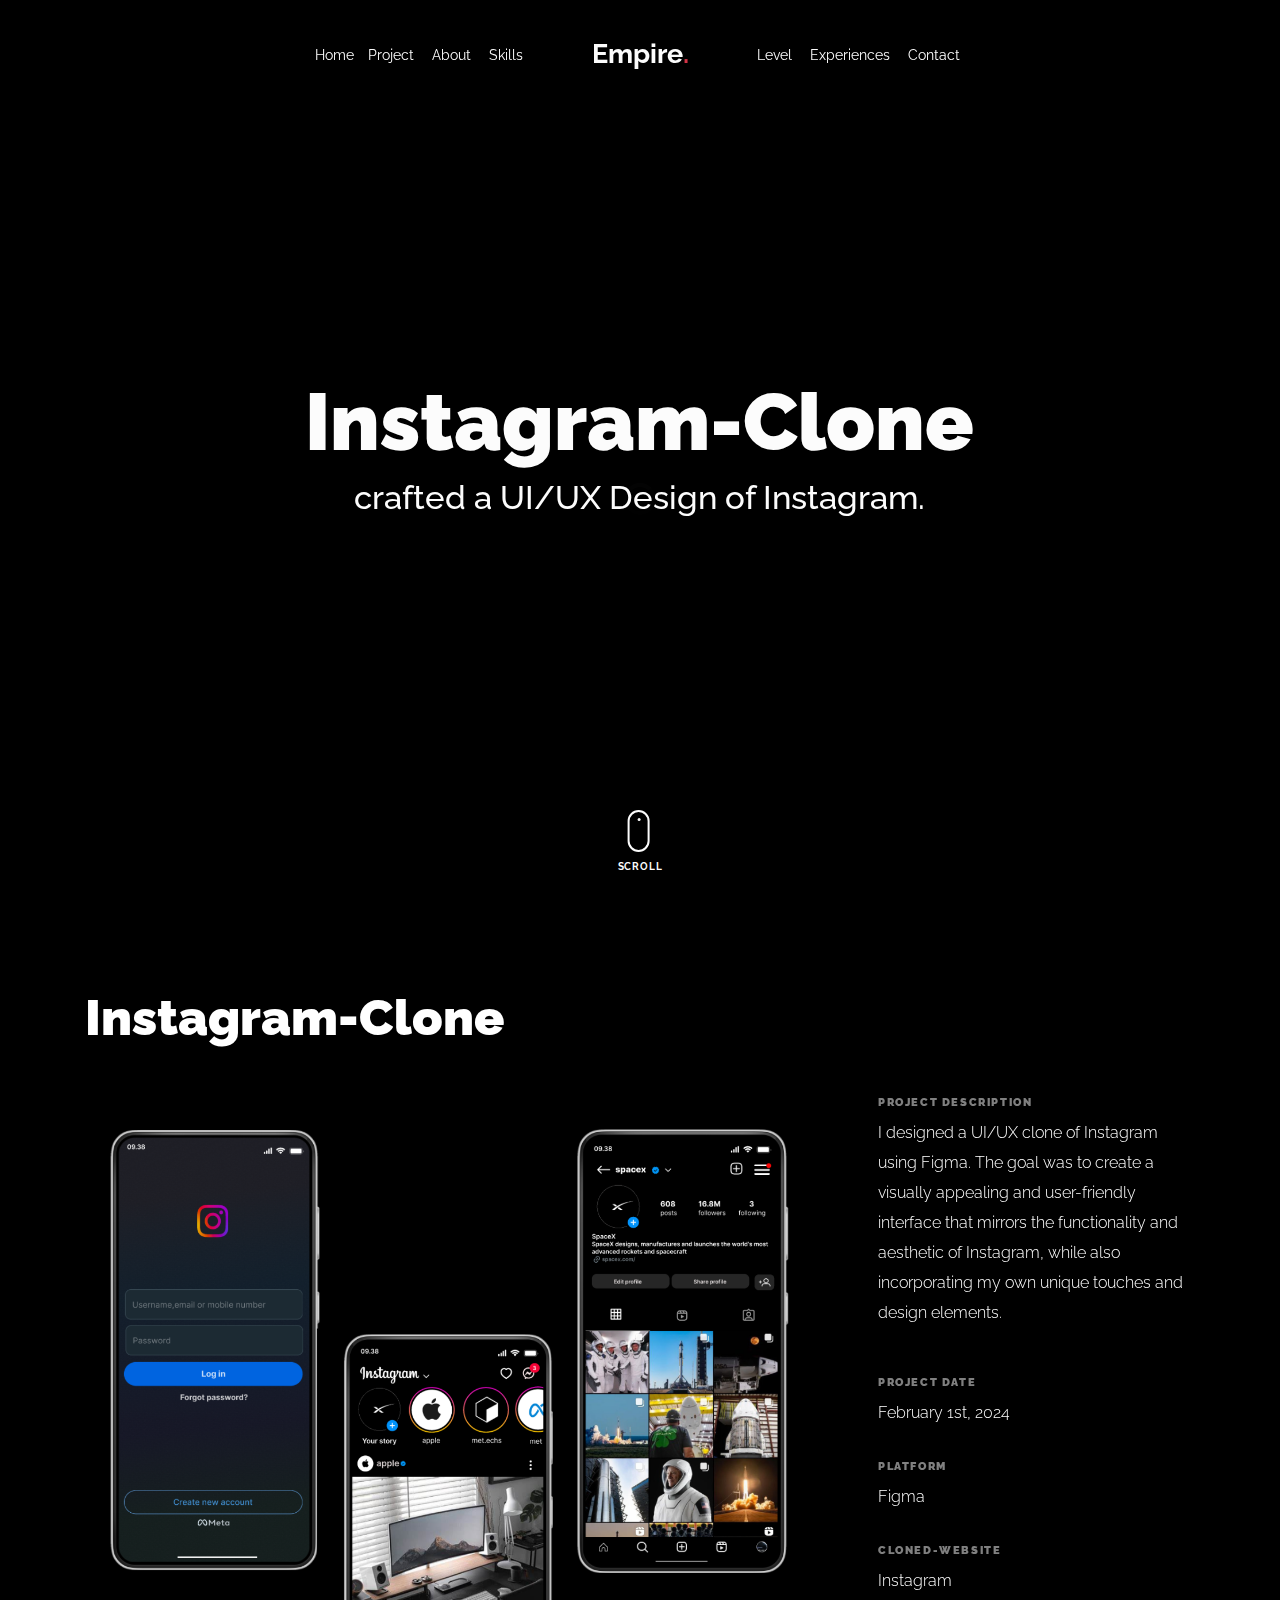
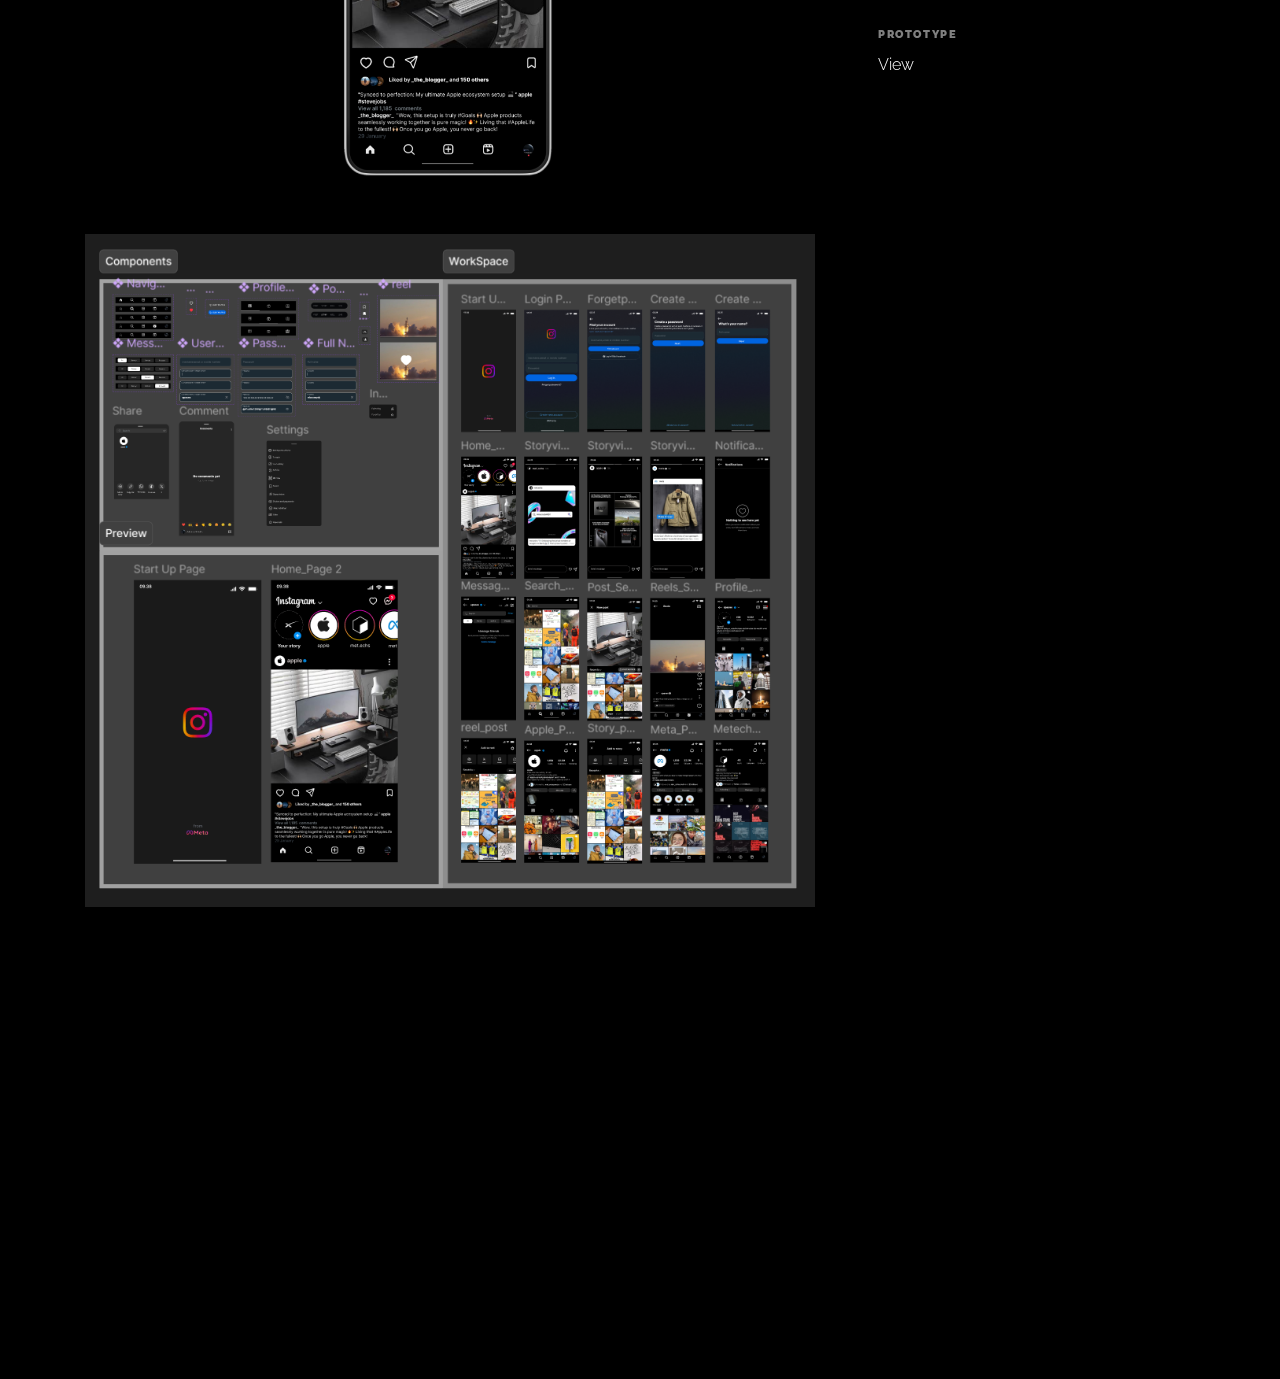
<file: project-single-3.html>
<!doctype html>
<html lang="en">

<head>
  <title>Sabin K Santhosh - Portfolio</title>
  <meta charset="utf-8">
  <meta name="viewport" content="width=device-width, initial-scale=1, shrink-to-fit=no">
  
  <meta name="description" content="">
  <meta name="keywords" content="html, css, javascript, jquery">
  <meta name="author" content="">

  <link rel="icon" href="https://media.licdn.com/dms/image/D4D03AQETJGWImzcCBg/profile-displayphoto-shrink_200_200/0/1713368920098?e=2147483647&v=beta&t=gQ2PI0uFNu9EEDH-2VlY4cFEXZo8zlyXRs2B0q8OVK0" type="image/gif" sizes="16x16">
  <link rel="stylesheet" href="css/vendor/icomoon/style.css">
  <link rel="stylesheet" href="css/vendor/owl.carousel.min.css">
  <link rel="stylesheet" href="css/vendor/aos.css">
  <link rel="stylesheet" href="css/vendor/animate.min.css">
  <link rel="stylesheet" href="css/vendor/bootstrap.min.css">
  <link rel="stylesheet" href="css/vendor/jquery.fancybox.min.css">

  <!-- Theme Style -->
  <link rel="stylesheet" href="css/style.css">

</head>

<body data-spy="scroll" data-target=".site-nav-target" data-offset="200">

  <nav class="unslate_co--site-mobile-menu">
    <div class="close-wrap d-flex">
      <a href="#" class="d-flex ml-auto js-menu-toggle">
        <span class="close-label">Close</span>
        <div class="close-times">
          <span class="bar1"></span>
          <span class="bar2"></span>
        </div>
      </a>
    </div>
    <div class="site-mobile-inner"></div>
  </nav>

  <div class="unslate_co--site-wrap">

    <div class="unslate_co--site-inner">

      <nav class="unslate_co--site-nav site-nav-target">

        <div class="container">

          <div class="row align-items-center justify-content-between text-left">
            <div class="col-md-5 text-right">
              <ul class="site-nav-ul js-clone-nav text-left d-none d-lg-inline-block">
                <li class="has-children">
                  <a href="index.html#home-section" class="nav-link">Home</a>
                  
                <li><a href="index.html#project-section" class="nav-link">Project</a></li>
                <li><a href="index.html#about-section" class="nav-link">About</a></li>
                <li><a href="index.html#skills-section" class="nav-link">Skills</a></li>
              </ul>
            </div>
            <div class="site-logo pos-absolute">
              <a href="index.html" class="unslate_co--site-logo">Empire<span>.</span></a>
            </div>
            <div class="col-md-5 text-right text-lg-left">
              <ul class="site-nav-ul js-clone-nav text-left d-none d-lg-inline-block">
                <li><a href="index.html#level-section" class="nav-link">Level</a></li>
                <li><a href="index.html#experiences-section" class="nav-link">Experiences</a></li>
                <!-- <li><a href="index.html#journal-section" class="nav-link">Journal</a></li> -->
                <li><a href="index.html#contact-section" class="nav-link">Contact</a></li>
              </ul>

              <ul class="site-nav-ul-none-onepage text-right d-inline-block d-lg-none">
                <li><a href="#" class="js-menu-toggle">Menu</a></li>
              </ul>

            </div>
          </div>
        </div>

      </nav>
      <!-- END nav -->

      <div class="cover-v1 gradient-bottom-black jarallax">
        <div class="container">
          <div class="row align-items-center">

            <div class="col-md-10 mx-auto text-center">
              <h1 class="heading" data-aos="fade-up">Instagram-Clone</h1>
              <h2 class="subheading" data-aos="fade-up" data-aos-delay="100">crafted a UI/UX Design of Instagram.</h2>
            </div>

          </div>
        </div>

        <!-- dov -->
        <a href="#project-single-section" class="mouse-wrap smoothscroll">
          <span class="mouse">
            <span class="scroll"></span>
          </span>
          <span class="mouse-label">Scroll</span>
        </a>

      </div>
      <!-- END .cover-v1 -->

      <div class="container">
        <div class="portfolio-single-wrap unslate_co--section" id="project-single-section">
          <div class="portfolio-single-inner">

            <h2 class="heading-portfolio-single-h2">Instagram-Clone</h2>

            <div class="row justify-content-between align-items-stretch">

              <div class="col-lg-8">
                
                <p><a href="images/Instagram-2.png" data-fancybox="gal"><img src="images/Instagram-2.png" alt="Image" class="img-fluid"></a></p>
                <p><a href="images/Instagram-1.png" data-fancybox="gal"><img src="images/Instagram-1.png" alt="Image" class="img-fluid"></a></p>
                
              </div>
              <div class="col-lg-4 pl-lg-5">
                <div class="unslate_co--sticky">
                  <div class="row">
                    <div class="col-md-12 mb-4">
                      <div class="detail-v1">
                        <span class="detail-label">Project Description</span>
                        <p> I designed a UI/UX clone of Instagram using Figma. The goal was to create a visually appealing and user-friendly interface that mirrors the functionality and aesthetic of Instagram, while also incorporating my own unique touches and design elements.</p>
                      </div>
                    </div>

                    <div class="col-md-12 mb-4">
                      <div class="detail-v1">
                        <span class="detail-label">Project Date</span>
                        <span class="detail-val">February 1st, 2024</span>
                      </div>
                    </div>
                    <div class="col-md-12 mb-4">
                      <div class="detail-v1">
                        <span class="detail-label">Platform</span>
                        <span class="detail-val"><a href="https://www.figma.com/" target="_blank">Figma</a></span>
                      </div>
                    </div>
                    <div class="col-md-12 mb-4">
                      <div class="detail-v1">
                        <span class="detail-label">Cloned-Website</span>
                        <span class="detail-val"><a href="https://www.instagram.com/" target="_blank">Instagram</a></span>
                      </div>
                    </div>
                    <div class="col-md-12 mb-4">
                      <div class="detail-v1">
                        <span class="detail-label">Prototype</span>
                        <span class="detail-val"><a href="https://www.figma.com/proto/avOuoz5XqJchrBk4IdjrY9/UI%2FUX-PROJECTS?page-id=0%3A1&node-id=1-112&viewport=695%2C257%2C0.16&t=aSoaCr1csdWYcFq3-1&scaling=scale-down&content-scaling=fixed&starting-point-node-id=10%3A596&show-proto-sidebar=1" target="_blank">View</a></span>
                      </div>
                    </div>
                  </div>
                </div> 
              </div>

            </div>

          </div>
        </div>
      </div>
    </div>
    <footer class="unslate_co--footer unslate_co--section">
      <div class="container">
        <div class="row justify-content-center">
          <div class="col-md-7">

            <div class="footer-site-logo"><a href="#">Empire<span>.</span></a></div>

            <ul class="footer-site-social">
              <li><a href="https://www.facebook.com/sabinksanthosh35?mibextid=JRoKGi" target="_blank">Facebook</a></li>
              <li><a href="https://x.com/sabin_sk35" target="_blank">Twitter</a></li>
              <li><a href="https://www.instagram.com/sabinksanthosh/" target="_blank">Instagram</a></li>
              <li><a href="https://www.linkedin.com/in/sabin-k-santhosh-b098842a0/" target="_blank">Linkedin</a></li>
              <li><a href="https://github.com/Empire-SK" target="_blank">Github</a></li>
            </ul>

            <p class="site-copyright">
              Copyright &copy;
              All rights reserved | Sabin K Santhosh
            </p>

          </div>
        </div>
      </div>
    </footer>

  </div>

  <!-- Loader -->
  <div id="unslate_co--overlayer"></div>
  <div class="site-loader-wrap">
    <div class="site-loader"></div>
  </div>

  <script src="js/scripts-dist.js"></script>
  <script src="js/main.js"></script>


</body>

</html>
</file>
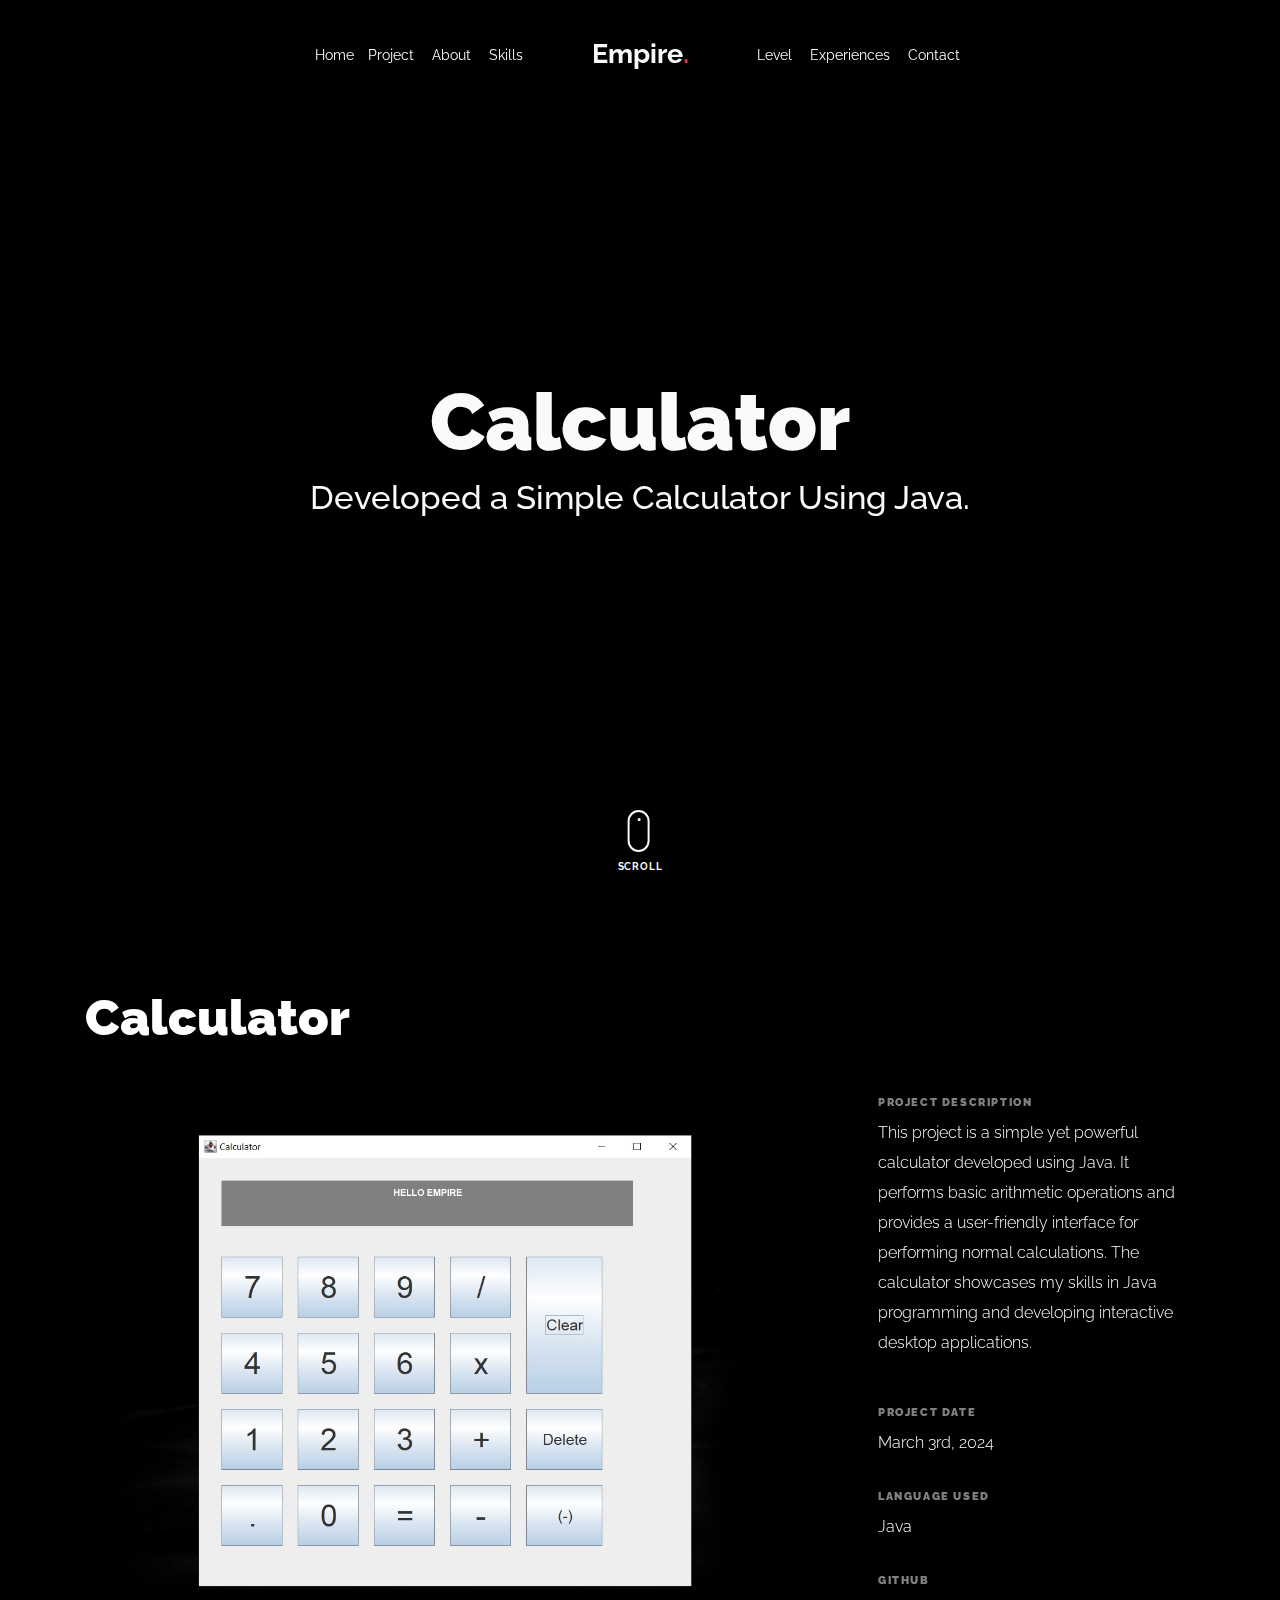
<file: project-single-6.html>
<!doctype html>
<html lang="en">

<head>
  <title>Sabin K Santhosh - Portfolio</title>
  <meta charset="utf-8">
  <meta name="viewport" content="width=device-width, initial-scale=1, shrink-to-fit=no">
  
  <meta name="description" content="">
  <meta name="keywords" content="html, css, javascript, jquery">
  <meta name="author" content="">

  <link rel="icon" href="https://media.licdn.com/dms/image/D4D03AQETJGWImzcCBg/profile-displayphoto-shrink_200_200/0/1713368920098?e=2147483647&v=beta&t=gQ2PI0uFNu9EEDH-2VlY4cFEXZo8zlyXRs2B0q8OVK0" type="image/gif" sizes="16x16">
  <link rel="stylesheet" href="css/vendor/icomoon/style.css">
  <link rel="stylesheet" href="css/vendor/owl.carousel.min.css">
  <link rel="stylesheet" href="css/vendor/aos.css">
  <link rel="stylesheet" href="css/vendor/animate.min.css">
  <link rel="stylesheet" href="css/vendor/bootstrap.min.css">
  <link rel="stylesheet" href="css/vendor/jquery.fancybox.min.css">

  <!-- Theme Style -->
  <link rel="stylesheet" href="css/style.css">

</head>

<body data-spy="scroll" data-target=".site-nav-target" data-offset="200">

  <nav class="unslate_co--site-mobile-menu">
    <div class="close-wrap d-flex">
      <a href="#" class="d-flex ml-auto js-menu-toggle">
        <span class="close-label">Close</span>
        <div class="close-times">
          <span class="bar1"></span>
          <span class="bar2"></span>
        </div>
      </a>
    </div>
    <div class="site-mobile-inner"></div>
  </nav>

  <div class="unslate_co--site-wrap">

    <div class="unslate_co--site-inner">

      <nav class="unslate_co--site-nav site-nav-target">

        <div class="container">

          <div class="row align-items-center justify-content-between text-left">
            <div class="col-md-5 text-right">
              <ul class="site-nav-ul js-clone-nav text-left d-none d-lg-inline-block">
                <li class="has-children">
                  <a href="index.html#home-section" class="nav-link">Home</a>
                  
                <li><a href="index.html#project-section" class="nav-link">Project</a></li>
                <li><a href="index.html#about-section" class="nav-link">About</a></li>
                <li><a href="index.html#skills-section" class="nav-link">Skills</a></li>
              </ul>
            </div>
            <div class="site-logo pos-absolute">
              <a href="index.html" class="unslate_co--site-logo">Empire<span>.</span></a>
            </div>
            <div class="col-md-5 text-right text-lg-left">
              <ul class="site-nav-ul js-clone-nav text-left d-none d-lg-inline-block">
                <li><a href="index.html#level-section" class="nav-link">Level</a></li>
                <li><a href="index.html#experiences-section" class="nav-link">Experiences</a></li>
                <!-- <li><a href="index.html#journal-section" class="nav-link">Journal</a></li> -->
                <li><a href="index.html#contact-section" class="nav-link">Contact</a></li>
              </ul>

              <ul class="site-nav-ul-none-onepage text-right d-inline-block d-lg-none">
                <li><a href="#" class="js-menu-toggle">Menu</a></li>
              </ul>


            </div>
          </div>
        </div>

      </nav>
      <!-- END nav -->

      <div class="cover-v1 gradient-bottom-black jarallax">
        <div class="container">
          <div class="row align-items-center">

            <div class="col-md-10 mx-auto text-center">
              <h1 class="heading" data-aos="fade-up">Calculator</h1>
              <h2 class="subheading" data-aos="fade-up" data-aos-delay="100">Developed a Simple Calculator Using Java.</h2>
            </div>

          </div>
        </div>

        <!-- dov -->
        <a href="#project-single-section" class="mouse-wrap smoothscroll">
          <span class="mouse">
            <span class="scroll"></span>
          </span>
          <span class="mouse-label">Scroll</span>
        </a>

      </div>
      <!-- END .cover-v1 -->

      <div class="container">
        <div class="portfolio-single-wrap unslate_co--section" id="project-single-section">
          <div class="portfolio-single-inner">

            <h2 class="heading-portfolio-single-h2">Calculator</h2>

            <div class="row justify-content-between align-items-stretch">

              <div class="col-lg-8">
                <p><a href="images/Cal-Java-1.jpeg" data-fancybox="gal"><img src="images/Cal-Java-1.jpeg" alt="Image" class="img-fluid"></a></p>
              </div>
              <div class="col-lg-4 pl-lg-5">
                <div class="unslate_co--sticky">
                  <div class="row">
                    <div class="col-md-12 mb-4">
                      <div class="detail-v1">
                        <span class="detail-label">Project Description</span>
                        <p>This project is a simple yet powerful calculator developed using Java. It performs basic arithmetic operations and provides a user-friendly interface for performing normal calculations. The calculator showcases my skills in Java programming and developing interactive desktop applications.</p>
                      </div>
                    </div>

                    <div class="col-md-12 mb-4">
                      <div class="detail-v1">
                        <span class="detail-label">Project Date</span>
                        <span class="detail-val">March 3rd, 2024</span>
                      </div>
                    </div>
                    <div class="col-md-12 mb-4">
                      <div class="detail-v1">
                        <span class="detail-label">Language Used</span>
                        <span class="detail-val"><a href="https://www.w3schools.com/java/" target="_blank">Java</a></span>
                      </div>
                    </div>
                   
                    <div class="col-md-12 mb-4">
                      <div class="detail-v1">
                        <span class="detail-label">Github</span>
                        <span class="detail-val"><a href="https://github.com/Empire-SK/Calculator.git" target="_blank">Code</a></span>
                      </div>
                    </div>

                  </div>
                </div> 
              </div>

            </div>

          </div>
        </div>
      </div>
    </div> 

    <footer class="unslate_co--footer unslate_co--section">
      <div class="container">
        <div class="row justify-content-center">
          <div class="col-md-7">

            <div class="footer-site-logo"><a href="#">Empire<span>.</span></a></div>

            <ul class="footer-site-social">
              <li><a href="https://www.facebook.com/sabinksanthosh35?mibextid=JRoKGi" target="_blank">Facebook</a></li>
              <li><a href="https://x.com/sabin_sk35" target="_blank">Twitter</a></li>
              <li><a href="https://www.instagram.com/sabinksanthosh/" target="_blank">Instagram</a></li>
              <li><a href="https://www.linkedin.com/in/sabin-k-santhosh-b098842a0/" target="_blank">Linkedin</a></li>
              <li><a href="https://github.com/Empire-SK" target="_blank">Github</a></li>
            </ul>

            <p class="site-copyright">
              Copyright &copy;
              All rights reserved | Sabin K Santhosh
            </p>

          </div>
        </div>
      </div>
    </footer>
  </div>

  <!-- Loader -->
  <div id="unslate_co--overlayer"></div>
  <div class="site-loader-wrap">
    <div class="site-loader"></div>
  </div>

  <script src="js/scripts-dist.js"></script>
  <script src="js/main.js"></script>

  
</body>

</html>
</file>
<file: css/vendor/icomoon/style.css>
@font-face {
  font-family: 'icomoon';
  src:  url('fonts/icomoon.eot?10si43');
  src:  url('fonts/icomoon.eot?10si43#iefix') format('embedded-opentype'),
    url('fonts/icomoon.ttf?10si43') format('truetype'),
    url('fonts/icomoon.woff?10si43') format('woff'),
    url('fonts/icomoon.svg?10si43#icomoon') format('svg');
  font-weight: normal;
  font-style: normal;
}

[class^="icon-"], [class*=" icon-"] {
  /* use !important to prevent issues with browser extensions that change fonts */
  font-family: 'icomoon' !important;
  speak: none;
  font-style: normal;
  font-weight: normal;
  font-variant: normal;
  text-transform: none;
  line-height: 1;

  /* Better Font Rendering =========== */
  -webkit-font-smoothing: antialiased;
  -moz-osx-font-smoothing: grayscale;
}

.icon-asterisk:before {
  content: "\f069";
}
.icon-plus:before {
  content: "\f067";
}
.icon-question:before {
  content: "\f128";
}
.icon-minus:before {
  content: "\f068";
}
.icon-glass:before {
  content: "\f000";
}
.icon-music:before {
  content: "\f001";
}
.icon-search:before {
  content: "\f002";
}
.icon-envelope-o:before {
  content: "\f003";
}
.icon-heart:before {
  content: "\f004";
}
.icon-star:before {
  content: "\f005";
}
.icon-star-o:before {
  content: "\f006";
}
.icon-user:before {
  content: "\f007";
}
.icon-film:before {
  content: "\f008";
}
.icon-th-large:before {
  content: "\f009";
}
.icon-th:before {
  content: "\f00a";
}
.icon-th-list:before {
  content: "\f00b";
}
.icon-check:before {
  content: "\f00c";
}
.icon-close:before {
  content: "\f00d";
}
.icon-remove:before {
  content: "\f00d";
}
.icon-times:before {
  content: "\f00d";
}
.icon-search-plus:before {
  content: "\f00e";
}
.icon-search-minus:before {
  content: "\f010";
}
.icon-power-off:before {
  content: "\f011";
}
.icon-signal:before {
  content: "\f012";
}
.icon-cog:before {
  content: "\f013";
}
.icon-gear:before {
  content: "\f013";
}
.icon-trash-o:before {
  content: "\f014";
}
.icon-home:before {
  content: "\f015";
}
.icon-file-o:before {
  content: "\f016";
}
.icon-clock-o:before {
  content: "\f017";
}
.icon-road:before {
  content: "\f018";
}
.icon-download:before {
  content: "\f019";
}
.icon-arrow-circle-o-down:before {
  content: "\f01a";
}
.icon-arrow-circle-o-up:before {
  content: "\f01b";
}
.icon-inbox:before {
  content: "\f01c";
}
.icon-play-circle-o:before {
  content: "\f01d";
}
.icon-repeat:before {
  content: "\f01e";
}
.icon-rotate-right:before {
  content: "\f01e";
}
.icon-refresh:before {
  content: "\f021";
}
.icon-list-alt:before {
  content: "\f022";
}
.icon-lock:before {
  content: "\f023";
}
.icon-flag:before {
  content: "\f024";
}
.icon-headphones:before {
  content: "\f025";
}
.icon-volume-off:before {
  content: "\f026";
}
.icon-volume-down:before {
  content: "\f027";
}
.icon-volume-up:before {
  content: "\f028";
}
.icon-qrcode:before {
  content: "\f029";
}
.icon-barcode:before {
  content: "\f02a";
}
.icon-tag:before {
  content: "\f02b";
}
.icon-tags:before {
  content: "\f02c";
}
.icon-book:before {
  content: "\f02d";
}
.icon-bookmark:before {
  content: "\f02e";
}
.icon-print:before {
  content: "\f02f";
}
.icon-camera:before {
  content: "\f030";
}
.icon-font:before {
  content: "\f031";
}
.icon-bold:before {
  content: "\f032";
}
.icon-italic:before {
  content: "\f033";
}
.icon-text-height:before {
  content: "\f034";
}
.icon-text-width:before {
  content: "\f035";
}
.icon-align-left:before {
  content: "\f036";
}
.icon-align-center:before {
  content: "\f037";
}
.icon-align-right:before {
  content: "\f038";
}
.icon-align-justify:before {
  content: "\f039";
}
.icon-list:before {
  content: "\f03a";
}
.icon-dedent:before {
  content: "\f03b";
}
.icon-outdent:before {
  content: "\f03b";
}
.icon-indent:before {
  content: "\f03c";
}
.icon-video-camera:before {
  content: "\f03d";
}
.icon-image:before {
  content: "\f03e";
}
.icon-photo:before {
  content: "\f03e";
}
.icon-picture-o:before {
  content: "\f03e";
}
.icon-pencil:before {
  content: "\f040";
}
.icon-map-marker:before {
  content: "\f041";
}
.icon-adjust:before {
  content: "\f042";
}
.icon-tint:before {
  content: "\f043";
}
.icon-edit:before {
  content: "\f044";
}
.icon-pencil-square-o:before {
  content: "\f044";
}
.icon-share-square-o:before {
  content: "\f045";
}
.icon-check-square-o:before {
  content: "\f046";
}
.icon-arrows:before {
  content: "\f047";
}
.icon-step-backward:before {
  content: "\f048";
}
.icon-fast-backward:before {
  content: "\f049";
}
.icon-backward:before {
  content: "\f04a";
}
.icon-play:before {
  content: "\f04b";
}
.icon-pause:before {
  content: "\f04c";
}
.icon-stop:before {
  content: "\f04d";
}
.icon-forward:before {
  content: "\f04e";
}
.icon-fast-forward:before {
  content: "\f050";
}
.icon-step-forward:before {
  content: "\f051";
}
.icon-eject:before {
  content: "\f052";
}
.icon-chevron-left:before {
  content: "\f053";
}
.icon-chevron-right:before {
  content: "\f054";
}
.icon-plus-circle:before {
  content: "\f055";
}
.icon-minus-circle:before {
  content: "\f056";
}
.icon-times-circle:before {
  content: "\f057";
}
.icon-check-circle:before {
  content: "\f058";
}
.icon-question-circle:before {
  content: "\f059";
}
.icon-info-circle:before {
  content: "\f05a";
}
.icon-crosshairs:before {
  content: "\f05b";
}
.icon-times-circle-o:before {
  content: "\f05c";
}
.icon-check-circle-o:before {
  content: "\f05d";
}
.icon-ban:before {
  content: "\f05e";
}
.icon-arrow-left:before {
  content: "\f060";
}
.icon-arrow-right:before {
  content: "\f061";
}
.icon-arrow-up:before {
  content: "\f062";
}
.icon-arrow-down:before {
  content: "\f063";
}
.icon-mail-forward:before {
  content: "\f064";
}
.icon-share:before {
  content: "\f064";
}
.icon-expand:before {
  content: "\f065";
}
.icon-compress:before {
  content: "\f066";
}
.icon-exclamation-circle:before {
  content: "\f06a";
}
.icon-gift:before {
  content: "\f06b";
}
.icon-leaf:before {
  content: "\f06c";
}
.icon-fire:before {
  content: "\f06d";
}
.icon-eye:before {
  content: "\f06e";
}
.icon-eye-slash:before {
  content: "\f070";
}
.icon-exclamation-triangle:before {
  content: "\f071";
}
.icon-warning:before {
  content: "\f071";
}
.icon-plane:before {
  content: "\f072";
}
.icon-calendar:before {
  content: "\f073";
}
.icon-random:before {
  content: "\f074";
}
.icon-comment:before {
  content: "\f075";
}
.icon-magnet:before {
  content: "\f076";
}
.icon-chevron-up:before {
  content: "\f077";
}
.icon-chevron-down:before {
  content: "\f078";
}
.icon-retweet:before {
  content: "\f079";
}
.icon-shopping-cart:before {
  content: "\f07a";
}
.icon-folder:before {
  content: "\f07b";
}
.icon-folder-open:before {
  content: "\f07c";
}
.icon-arrows-v:before {
  content: "\f07d";
}
.icon-arrows-h:before {
  content: "\f07e";
}
.icon-bar-chart:before {
  content: "\f080";
}
.icon-bar-chart-o:before {
  content: "\f080";
}
.icon-twitter-square:before {
  content: "\f081";
}
.icon-facebook-square:before {
  content: "\f082";
}
.icon-camera-retro:before {
  content: "\f083";
}
.icon-key:before {
  content: "\f084";
}
.icon-cogs:before {
  content: "\f085";
}
.icon-gears:before {
  content: "\f085";
}
.icon-comments:before {
  content: "\f086";
}
.icon-thumbs-o-up:before {
  content: "\f087";
}
.icon-thumbs-o-down:before {
  content: "\f088";
}
.icon-star-half:before {
  content: "\f089";
}
.icon-heart-o:before {
  content: "\f08a";
}
.icon-sign-out:before {
  content: "\f08b";
}
.icon-linkedin-square:before {
  content: "\f08c";
}
.icon-thumb-tack:before {
  content: "\f08d";
}
.icon-external-link:before {
  content: "\f08e";
}
.icon-sign-in:before {
  content: "\f090";
}
.icon-trophy:before {
  content: "\f091";
}
.icon-github-square:before {
  content: "\f092";
}
.icon-upload:before {
  content: "\f093";
}
.icon-lemon-o:before {
  content: "\f094";
}
.icon-phone:before {
  content: "\f095";
}
.icon-square-o:before {
  content: "\f096";
}
.icon-bookmark-o:before {
  content: "\f097";
}
.icon-phone-square:before {
  content: "\f098";
}
.icon-twitter:before {
  content: "\f099";
}
.icon-facebook:before {
  content: "\f09a";
}
.icon-facebook-f:before {
  content: "\f09a";
}
.icon-github:before {
  content: "\f09b";
}
.icon-unlock:before {
  content: "\f09c";
}
.icon-credit-card:before {
  content: "\f09d";
}
.icon-feed:before {
  content: "\f09e";
}
.icon-rss:before {
  content: "\f09e";
}
.icon-hdd-o:before {
  content: "\f0a0";
}
.icon-bullhorn:before {
  content: "\f0a1";
}
.icon-bell-o:before {
  content: "\f0a2";
}
.icon-certificate:before {
  content: "\f0a3";
}
.icon-hand-o-right:before {
  content: "\f0a4";
}
.icon-hand-o-left:before {
  content: "\f0a5";
}
.icon-hand-o-up:before {
  content: "\f0a6";
}
.icon-hand-o-down:before {
  content: "\f0a7";
}
.icon-arrow-circle-left:before {
  content: "\f0a8";
}
.icon-arrow-circle-right:before {
  content: "\f0a9";
}
.icon-arrow-circle-up:before {
  content: "\f0aa";
}
.icon-arrow-circle-down:before {
  content: "\f0ab";
}
.icon-globe:before {
  content: "\f0ac";
}
.icon-wrench:before {
  content: "\f0ad";
}
.icon-tasks:before {
  content: "\f0ae";
}
.icon-filter:before {
  content: "\f0b0";
}
.icon-briefcase:before {
  content: "\f0b1";
}
.icon-arrows-alt:before {
  content: "\f0b2";
}
.icon-group:before {
  content: "\f0c0";
}
.icon-users:before {
  content: "\f0c0";
}
.icon-chain:before {
  content: "\f0c1";
}
.icon-link:before {
  content: "\f0c1";
}
.icon-cloud:before {
  content: "\f0c2";
}
.icon-flask:before {
  content: "\f0c3";
}
.icon-cut:before {
  content: "\f0c4";
}
.icon-scissors:before {
  content: "\f0c4";
}
.icon-copy:before {
  content: "\f0c5";
}
.icon-files-o:before {
  content: "\f0c5";
}
.icon-paperclip:before {
  content: "\f0c6";
}
.icon-floppy-o:before {
  content: "\f0c7";
}
.icon-save:before {
  content: "\f0c7";
}
.icon-square:before {
  content: "\f0c8";
}
.icon-bars:before {
  content: "\f0c9";
}
.icon-navicon:before {
  content: "\f0c9";
}
.icon-reorder:before {
  content: "\f0c9";
}
.icon-list-ul:before {
  content: "\f0ca";
}
.icon-list-ol:before {
  content: "\f0cb";
}
.icon-strikethrough:before {
  content: "\f0cc";
}
.icon-underline:before {
  content: "\f0cd";
}
.icon-table:before {
  content: "\f0ce";
}
.icon-magic:before {
  content: "\f0d0";
}
.icon-truck:before {
  content: "\f0d1";
}
.icon-pinterest:before {
  content: "\f0d2";
}
.icon-pinterest-square:before {
  content: "\f0d3";
}
.icon-google-plus-square:before {
  content: "\f0d4";
}
.icon-google-plus:before {
  content: "\f0d5";
}
.icon-money:before {
  content: "\f0d6";
}
.icon-caret-down:before {
  content: "\f0d7";
}
.icon-caret-up:before {
  content: "\f0d8";
}
.icon-caret-left:before {
  content: "\f0d9";
}
.icon-caret-right:before {
  content: "\f0da";
}
.icon-columns:before {
  content: "\f0db";
}
.icon-sort:before {
  content: "\f0dc";
}
.icon-unsorted:before {
  content: "\f0dc";
}
.icon-sort-desc:before {
  content: "\f0dd";
}
.icon-sort-down:before {
  content: "\f0dd";
}
.icon-sort-asc:before {
  content: "\f0de";
}
.icon-sort-up:before {
  content: "\f0de";
}
.icon-envelope:before {
  content: "\f0e0";
}
.icon-linkedin:before {
  content: "\f0e1";
}
.icon-rotate-left:before {
  content: "\f0e2";
}
.icon-undo:before {
  content: "\f0e2";
}
.icon-gavel:before {
  content: "\f0e3";
}
.icon-legal:before {
  content: "\f0e3";
}
.icon-dashboard:before {
  content: "\f0e4";
}
.icon-tachometer:before {
  content: "\f0e4";
}
.icon-comment-o:before {
  content: "\f0e5";
}
.icon-comments-o:before {
  content: "\f0e6";
}
.icon-bolt:before {
  content: "\f0e7";
}
.icon-flash:before {
  content: "\f0e7";
}
.icon-sitemap:before {
  content: "\f0e8";
}
.icon-umbrella:before {
  content: "\f0e9";
}
.icon-clipboard:before {
  content: "\f0ea";
}
.icon-paste:before {
  content: "\f0ea";
}
.icon-lightbulb-o:before {
  content: "\f0eb";
}
.icon-exchange:before {
  content: "\f0ec";
}
.icon-cloud-download:before {
  content: "\f0ed";
}
.icon-cloud-upload:before {
  content: "\f0ee";
}
.icon-user-md:before {
  content: "\f0f0";
}
.icon-stethoscope:before {
  content: "\f0f1";
}
.icon-suitcase:before {
  content: "\f0f2";
}
.icon-bell:before {
  content: "\f0f3";
}
.icon-coffee:before {
  content: "\f0f4";
}
.icon-cutlery:before {
  content: "\f0f5";
}
.icon-file-text-o:before {
  content: "\f0f6";
}
.icon-building-o:before {
  content: "\f0f7";
}
.icon-hospital-o:before {
  content: "\f0f8";
}
.icon-ambulance:before {
  content: "\f0f9";
}
.icon-medkit:before {
  content: "\f0fa";
}
.icon-fighter-jet:before {
  content: "\f0fb";
}
.icon-beer:before {
  content: "\f0fc";
}
.icon-h-square:before {
  content: "\f0fd";
}
.icon-plus-square:before {
  content: "\f0fe";
}
.icon-angle-double-left:before {
  content: "\f100";
}
.icon-angle-double-right:before {
  content: "\f101";
}
.icon-angle-double-up:before {
  content: "\f102";
}
.icon-angle-double-down:before {
  content: "\f103";
}
.icon-angle-left:before {
  content: "\f104";
}
.icon-angle-right:before {
  content: "\f105";
}
.icon-angle-up:before {
  content: "\f106";
}
.icon-angle-down:before {
  content: "\f107";
}
.icon-desktop:before {
  content: "\f108";
}
.icon-laptop:before {
  content: "\f109";
}
.icon-tablet:before {
  content: "\f10a";
}
.icon-mobile:before {
  content: "\f10b";
}
.icon-mobile-phone:before {
  content: "\f10b";
}
.icon-circle-o:before {
  content: "\f10c";
}
.icon-quote-left:before {
  content: "\f10d";
}
.icon-quote-right:before {
  content: "\f10e";
}
.icon-spinner:before {
  content: "\f110";
}
.icon-circle:before {
  content: "\f111";
}
.icon-mail-reply:before {
  content: "\f112";
}
.icon-reply:before {
  content: "\f112";
}
.icon-github-alt:before {
  content: "\f113";
}
.icon-folder-o:before {
  content: "\f114";
}
.icon-folder-open-o:before {
  content: "\f115";
}
.icon-smile-o:before {
  content: "\f118";
}
.icon-frown-o:before {
  content: "\f119";
}
.icon-meh-o:before {
  content: "\f11a";
}
.icon-gamepad:before {
  content: "\f11b";
}
.icon-keyboard-o:before {
  content: "\f11c";
}
.icon-flag-o:before {
  content: "\f11d";
}
.icon-flag-checkered:before {
  content: "\f11e";
}
.icon-terminal:before {
  content: "\f120";
}
.icon-code:before {
  content: "\f121";
}
.icon-mail-reply-all:before {
  content: "\f122";
}
.icon-reply-all:before {
  content: "\f122";
}
.icon-star-half-empty:before {
  content: "\f123";
}
.icon-star-half-full:before {
  content: "\f123";
}
.icon-star-half-o:before {
  content: "\f123";
}
.icon-location-arrow:before {
  content: "\f124";
}
.icon-crop:before {
  content: "\f125";
}
.icon-code-fork:before {
  content: "\f126";
}
.icon-chain-broken:before {
  content: "\f127";
}
.icon-unlink:before {
  content: "\f127";
}
.icon-info:before {
  content: "\f129";
}
.icon-exclamation:before {
  content: "\f12a";
}
.icon-superscript:before {
  content: "\f12b";
}
.icon-subscript:before {
  content: "\f12c";
}
.icon-eraser:before {
  content: "\f12d";
}
.icon-puzzle-piece:before {
  content: "\f12e";
}
.icon-microphone:before {
  content: "\f130";
}
.icon-microphone-slash:before {
  content: "\f131";
}
.icon-shield:before {
  content: "\f132";
}
.icon-calendar-o:before {
  content: "\f133";
}
.icon-fire-extinguisher:before {
  content: "\f134";
}
.icon-rocket:before {
  content: "\f135";
}
.icon-maxcdn:before {
  content: "\f136";
}
.icon-chevron-circle-left:before {
  content: "\f137";
}
.icon-chevron-circle-right:before {
  content: "\f138";
}
.icon-chevron-circle-up:before {
  content: "\f139";
}
.icon-chevron-circle-down:before {
  content: "\f13a";
}
.icon-html5:before {
  content: "\f13b";
}
.icon-css3:before {
  content: "\f13c";
}
.icon-anchor:before {
  content: "\f13d";
}
.icon-unlock-alt:before {
  content: "\f13e";
}
.icon-bullseye:before {
  content: "\f140";
}
.icon-ellipsis-h:before {
  content: "\f141";
}
.icon-ellipsis-v:before {
  content: "\f142";
}
.icon-rss-square:before {
  content: "\f143";
}
.icon-play-circle:before {
  content: "\f144";
}
.icon-ticket:before {
  content: "\f145";
}
.icon-minus-square:before {
  content: "\f146";
}
.icon-minus-square-o:before {
  content: "\f147";
}
.icon-level-up:before {
  content: "\f148";
}
.icon-level-down:before {
  content: "\f149";
}
.icon-check-square:before {
  content: "\f14a";
}
.icon-pencil-square:before {
  content: "\f14b";
}
.icon-external-link-square:before {
  content: "\f14c";
}
.icon-share-square:before {
  content: "\f14d";
}
.icon-compass:before {
  content: "\f14e";
}
.icon-caret-square-o-down:before {
  content: "\f150";
}
.icon-toggle-down:before {
  content: "\f150";
}
.icon-caret-square-o-up:before {
  content: "\f151";
}
.icon-toggle-up:before {
  content: "\f151";
}
.icon-caret-square-o-right:before {
  content: "\f152";
}
.icon-toggle-right:before {
  content: "\f152";
}
.icon-eur:before {
  content: "\f153";
}
.icon-euro:before {
  content: "\f153";
}
.icon-gbp:before {
  content: "\f154";
}
.icon-dollar:before {
  content: "\f155";
}
.icon-usd:before {
  content: "\f155";
}
.icon-inr:before {
  content: "\f156";
}
.icon-rupee:before {
  content: "\f156";
}
.icon-cny:before {
  content: "\f157";
}
.icon-jpy:before {
  content: "\f157";
}
.icon-rmb:before {
  content: "\f157";
}
.icon-yen:before {
  content: "\f157";
}
.icon-rouble:before {
  content: "\f158";
}
.icon-rub:before {
  content: "\f158";
}
.icon-ruble:before {
  content: "\f158";
}
.icon-krw:before {
  content: "\f159";
}
.icon-won:before {
  content: "\f159";
}
.icon-bitcoin:before {
  content: "\f15a";
}
.icon-btc:before {
  content: "\f15a";
}
.icon-file:before {
  content: "\f15b";
}
.icon-file-text:before {
  content: "\f15c";
}
.icon-sort-alpha-asc:before {
  content: "\f15d";
}
.icon-sort-alpha-desc:before {
  content: "\f15e";
}
.icon-sort-amount-asc:before {
  content: "\f160";
}
.icon-sort-amount-desc:before {
  content: "\f161";
}
.icon-sort-numeric-asc:before {
  content: "\f162";
}
.icon-sort-numeric-desc:before {
  content: "\f163";
}
.icon-thumbs-up:before {
  content: "\f164";
}
.icon-thumbs-down:before {
  content: "\f165";
}
.icon-youtube-square:before {
  content: "\f166";
}
.icon-youtube:before {
  content: "\f167";
}
.icon-xing:before {
  content: "\f168";
}
.icon-xing-square:before {
  content: "\f169";
}
.icon-youtube-play:before {
  content: "\f16a";
}
.icon-dropbox:before {
  content: "\f16b";
}
.icon-stack-overflow:before {
  content: "\f16c";
}
.icon-instagram:before {
  content: "\f16d";
}
.icon-flickr:before {
  content: "\f16e";
}
.icon-adn:before {
  content: "\f170";
}
.icon-bitbucket:before {
  content: "\f171";
}
.icon-bitbucket-square:before {
  content: "\f172";
}
.icon-tumblr:before {
  content: "\f173";
}
.icon-tumblr-square:before {
  content: "\f174";
}
.icon-long-arrow-down:before {
  content: "\f175";
}
.icon-long-arrow-up:before {
  content: "\f176";
}
.icon-long-arrow-left:before {
  content: "\f177";
}
.icon-long-arrow-right:before {
  content: "\f178";
}
.icon-apple:before {
  content: "\f179";
}
.icon-windows:before {
  content: "\f17a";
}
.icon-android:before {
  content: "\f17b";
}
.icon-linux:before {
  content: "\f17c";
}
.icon-dribbble:before {
  content: "\f17d";
}
.icon-skype:before {
  content: "\f17e";
}
.icon-foursquare:before {
  content: "\f180";
}
.icon-trello:before {
  content: "\f181";
}
.icon-female:before {
  content: "\f182";
}
.icon-male:before {
  content: "\f183";
}
.icon-gittip:before {
  content: "\f184";
}
.icon-gratipay:before {
  content: "\f184";
}
.icon-sun-o:before {
  content: "\f185";
}
.icon-moon-o:before {
  content: "\f186";
}
.icon-archive:before {
  content: "\f187";
}
.icon-bug:before {
  content: "\f188";
}
.icon-vk:before {
  content: "\f189";
}
.icon-weibo:before {
  content: "\f18a";
}
.icon-renren:before {
  content: "\f18b";
}
.icon-pagelines:before {
  content: "\f18c";
}
.icon-stack-exchange:before {
  content: "\f18d";
}
.icon-arrow-circle-o-right:before {
  content: "\f18e";
}
.icon-arrow-circle-o-left:before {
  content: "\f190";
}
.icon-caret-square-o-left:before {
  content: "\f191";
}
.icon-toggle-left:before {
  content: "\f191";
}
.icon-dot-circle-o:before {
  content: "\f192";
}
.icon-wheelchair:before {
  content: "\f193";
}
.icon-vimeo-square:before {
  content: "\f194";
}
.icon-try:before {
  content: "\f195";
}
.icon-turkish-lira:before {
  content: "\f195";
}
.icon-plus-square-o:before {
  content: "\f196";
}
.icon-space-shuttle:before {
  content: "\f197";
}
.icon-slack:before {
  content: "\f198";
}
.icon-envelope-square:before {
  content: "\f199";
}
.icon-wordpress:before {
  content: "\f19a";
}
.icon-openid:before {
  content: "\f19b";
}
.icon-bank:before {
  content: "\f19c";
}
.icon-institution:before {
  content: "\f19c";
}
.icon-university:before {
  content: "\f19c";
}
.icon-graduation-cap:before {
  content: "\f19d";
}
.icon-mortar-board:before {
  content: "\f19d";
}
.icon-yahoo:before {
  content: "\f19e";
}
.icon-google:before {
  content: "\f1a0";
}
.icon-reddit:before {
  content: "\f1a1";
}
.icon-reddit-square:before {
  content: "\f1a2";
}
.icon-stumbleupon-circle:before {
  content: "\f1a3";
}
.icon-stumbleupon:before {
  content: "\f1a4";
}
.icon-delicious:before {
  content: "\f1a5";
}
.icon-digg:before {
  content: "\f1a6";
}
.icon-pied-piper-pp:before {
  content: "\f1a7";
}
.icon-pied-piper-alt:before {
  content: "\f1a8";
}
.icon-drupal:before {
  content: "\f1a9";
}
.icon-joomla:before {
  content: "\f1aa";
}
.icon-language:before {
  content: "\f1ab";
}
.icon-fax:before {
  content: "\f1ac";
}
.icon-building:before {
  content: "\f1ad";
}
.icon-child:before {
  content: "\f1ae";
}
.icon-paw:before {
  content: "\f1b0";
}
.icon-spoon:before {
  content: "\f1b1";
}
.icon-cube:before {
  content: "\f1b2";
}
.icon-cubes:before {
  content: "\f1b3";
}
.icon-behance:before {
  content: "\f1b4";
}
.icon-behance-square:before {
  content: "\f1b5";
}
.icon-steam:before {
  content: "\f1b6";
}
.icon-steam-square:before {
  content: "\f1b7";
}
.icon-recycle:before {
  content: "\f1b8";
}
.icon-automobile:before {
  content: "\f1b9";
}
.icon-car:before {
  content: "\f1b9";
}
.icon-cab:before {
  content: "\f1ba";
}
.icon-taxi:before {
  content: "\f1ba";
}
.icon-tree:before {
  content: "\f1bb";
}
.icon-spotify:before {
  content: "\f1bc";
}
.icon-deviantart:before {
  content: "\f1bd";
}
.icon-soundcloud:before {
  content: "\f1be";
}
.icon-database:before {
  content: "\f1c0";
}
.icon-file-pdf-o:before {
  content: "\f1c1";
}
.icon-file-word-o:before {
  content: "\f1c2";
}
.icon-file-excel-o:before {
  content: "\f1c3";
}
.icon-file-powerpoint-o:before {
  content: "\f1c4";
}
.icon-file-image-o:before {
  content: "\f1c5";
}
.icon-file-photo-o:before {
  content: "\f1c5";
}
.icon-file-picture-o:before {
  content: "\f1c5";
}
.icon-file-archive-o:before {
  content: "\f1c6";
}
.icon-file-zip-o:before {
  content: "\f1c6";
}
.icon-file-audio-o:before {
  content: "\f1c7";
}
.icon-file-sound-o:before {
  content: "\f1c7";
}
.icon-file-movie-o:before {
  content: "\f1c8";
}
.icon-file-video-o:before {
  content: "\f1c8";
}
.icon-file-code-o:before {
  content: "\f1c9";
}
.icon-vine:before {
  content: "\f1ca";
}
.icon-codepen:before {
  content: "\f1cb";
}
.icon-jsfiddle:before {
  content: "\f1cc";
}
.icon-life-bouy:before {
  content: "\f1cd";
}
.icon-life-buoy:before {
  content: "\f1cd";
}
.icon-life-ring:before {
  content: "\f1cd";
}
.icon-life-saver:before {
  content: "\f1cd";
}
.icon-support:before {
  content: "\f1cd";
}
.icon-circle-o-notch:before {
  content: "\f1ce";
}
.icon-ra:before {
  content: "\f1d0";
}
.icon-rebel:before {
  content: "\f1d0";
}
.icon-resistance:before {
  content: "\f1d0";
}
.icon-empire:before {
  content: "\f1d1";
}
.icon-ge:before {
  content: "\f1d1";
}
.icon-git-square:before {
  content: "\f1d2";
}
.icon-git:before {
  content: "\f1d3";
}
.icon-hacker-news:before {
  content: "\f1d4";
}
.icon-y-combinator-square:before {
  content: "\f1d4";
}
.icon-yc-square:before {
  content: "\f1d4";
}
.icon-tencent-weibo:before {
  content: "\f1d5";
}
.icon-qq:before {
  content: "\f1d6";
}
.icon-wechat:before {
  content: "\f1d7";
}
.icon-weixin:before {
  content: "\f1d7";
}
.icon-paper-plane:before {
  content: "\f1d8";
}
.icon-send:before {
  content: "\f1d8";
}
.icon-paper-plane-o:before {
  content: "\f1d9";
}
.icon-send-o:before {
  content: "\f1d9";
}
.icon-history:before {
  content: "\f1da";
}
.icon-circle-thin:before {
  content: "\f1db";
}
.icon-header:before {
  content: "\f1dc";
}
.icon-paragraph:before {
  content: "\f1dd";
}
.icon-sliders:before {
  content: "\f1de";
}
.icon-share-alt:before {
  content: "\f1e0";
}
.icon-share-alt-square:before {
  content: "\f1e1";
}
.icon-bomb:before {
  content: "\f1e2";
}
.icon-futbol-o:before {
  content: "\f1e3";
}
.icon-soccer-ball-o:before {
  content: "\f1e3";
}
.icon-tty:before {
  content: "\f1e4";
}
.icon-binoculars:before {
  content: "\f1e5";
}
.icon-plug:before {
  content: "\f1e6";
}
.icon-slideshare:before {
  content: "\f1e7";
}
.icon-twitch:before {
  content: "\f1e8";
}
.icon-yelp:before {
  content: "\f1e9";
}
.icon-newspaper-o:before {
  content: "\f1ea";
}
.icon-wifi:before {
  content: "\f1eb";
}
.icon-calculator:before {
  content: "\f1ec";
}
.icon-paypal:before {
  content: "\f1ed";
}
.icon-google-wallet:before {
  content: "\f1ee";
}
.icon-cc-visa:before {
  content: "\f1f0";
}
.icon-cc-mastercard:before {
  content: "\f1f1";
}
.icon-cc-discover:before {
  content: "\f1f2";
}
.icon-cc-amex:before {
  content: "\f1f3";
}
.icon-cc-paypal:before {
  content: "\f1f4";
}
.icon-cc-stripe:before {
  content: "\f1f5";
}
.icon-bell-slash:before {
  content: "\f1f6";
}
.icon-bell-slash-o:before {
  content: "\f1f7";
}
.icon-trash:before {
  content: "\f1f8";
}
.icon-copyright:before {
  content: "\f1f9";
}
.icon-at:before {
  content: "\f1fa";
}
.icon-eyedropper:before {
  content: "\f1fb";
}
.icon-paint-brush:before {
  content: "\f1fc";
}
.icon-birthday-cake:before {
  content: "\f1fd";
}
.icon-area-chart:before {
  content: "\f1fe";
}
.icon-pie-chart:before {
  content: "\f200";
}
.icon-line-chart:before {
  content: "\f201";
}
.icon-lastfm:before {
  content: "\f202";
}
.icon-lastfm-square:before {
  content: "\f203";
}
.icon-toggle-off:before {
  content: "\f204";
}
.icon-toggle-on:before {
  content: "\f205";
}
.icon-bicycle:before {
  content: "\f206";
}
.icon-bus:before {
  content: "\f207";
}
.icon-ioxhost:before {
  content: "\f208";
}
.icon-angellist:before {
  content: "\f209";
}
.icon-cc:before {
  content: "\f20a";
}
.icon-ils:before {
  content: "\f20b";
}
.icon-shekel:before {
  content: "\f20b";
}
.icon-sheqel:before {
  content: "\f20b";
}
.icon-meanpath:before {
  content: "\f20c";
}
.icon-buysellads:before {
  content: "\f20d";
}
.icon-connectdevelop:before {
  content: "\f20e";
}
.icon-dashcube:before {
  content: "\f210";
}
.icon-forumbee:before {
  content: "\f211";
}
.icon-leanpub:before {
  content: "\f212";
}
.icon-sellsy:before {
  content: "\f213";
}
.icon-shirtsinbulk:before {
  content: "\f214";
}
.icon-simplybuilt:before {
  content: "\f215";
}
.icon-skyatlas:before {
  content: "\f216";
}
.icon-cart-plus:before {
  content: "\f217";
}
.icon-cart-arrow-down:before {
  content: "\f218";
}
.icon-diamond:before {
  content: "\f219";
}
.icon-ship:before {
  content: "\f21a";
}
.icon-user-secret:before {
  content: "\f21b";
}
.icon-motorcycle:before {
  content: "\f21c";
}
.icon-street-view:before {
  content: "\f21d";
}
.icon-heartbeat:before {
  content: "\f21e";
}
.icon-venus:before {
  content: "\f221";
}
.icon-mars:before {
  content: "\f222";
}
.icon-mercury:before {
  content: "\f223";
}
.icon-intersex:before {
  content: "\f224";
}
.icon-transgender:before {
  content: "\f224";
}
.icon-transgender-alt:before {
  content: "\f225";
}
.icon-venus-double:before {
  content: "\f226";
}
.icon-mars-double:before {
  content: "\f227";
}
.icon-venus-mars:before {
  content: "\f228";
}
.icon-mars-stroke:before {
  content: "\f229";
}
.icon-mars-stroke-v:before {
  content: "\f22a";
}
.icon-mars-stroke-h:before {
  content: "\f22b";
}
.icon-neuter:before {
  content: "\f22c";
}
.icon-genderless:before {
  content: "\f22d";
}
.icon-facebook-official:before {
  content: "\f230";
}
.icon-pinterest-p:before {
  content: "\f231";
}
.icon-whatsapp:before {
  content: "\f232";
}
.icon-server:before {
  content: "\f233";
}
.icon-user-plus:before {
  content: "\f234";
}
.icon-user-times:before {
  content: "\f235";
}
.icon-bed:before {
  content: "\f236";
}
.icon-hotel:before {
  content: "\f236";
}
.icon-viacoin:before {
  content: "\f237";
}
.icon-train:before {
  content: "\f238";
}
.icon-subway:before {
  content: "\f239";
}
.icon-medium:before {
  content: "\f23a";
}
.icon-y-combinator:before {
  content: "\f23b";
}
.icon-yc:before {
  content: "\f23b";
}
.icon-optin-monster:before {
  content: "\f23c";
}
.icon-opencart:before {
  content: "\f23d";
}
.icon-expeditedssl:before {
  content: "\f23e";
}
.icon-battery:before {
  content: "\f240";
}
.icon-battery-4:before {
  content: "\f240";
}
.icon-battery-full:before {
  content: "\f240";
}
.icon-battery-3:before {
  content: "\f241";
}
.icon-battery-three-quarters:before {
  content: "\f241";
}
.icon-battery-2:before {
  content: "\f242";
}
.icon-battery-half:before {
  content: "\f242";
}
.icon-battery-1:before {
  content: "\f243";
}
.icon-battery-quarter:before {
  content: "\f243";
}
.icon-battery-0:before {
  content: "\f244";
}
.icon-battery-empty:before {
  content: "\f244";
}
.icon-mouse-pointer:before {
  content: "\f245";
}
.icon-i-cursor:before {
  content: "\f246";
}
.icon-object-group:before {
  content: "\f247";
}
.icon-object-ungroup:before {
  content: "\f248";
}
.icon-sticky-note:before {
  content: "\f249";
}
.icon-sticky-note-o:before {
  content: "\f24a";
}
.icon-cc-jcb:before {
  content: "\f24b";
}
.icon-cc-diners-club:before {
  content: "\f24c";
}
.icon-clone:before {
  content: "\f24d";
}
.icon-balance-scale:before {
  content: "\f24e";
}
.icon-hourglass-o:before {
  content: "\f250";
}
.icon-hourglass-1:before {
  content: "\f251";
}
.icon-hourglass-start:before {
  content: "\f251";
}
.icon-hourglass-2:before {
  content: "\f252";
}
.icon-hourglass-half:before {
  content: "\f252";
}
.icon-hourglass-3:before {
  content: "\f253";
}
.icon-hourglass-end:before {
  content: "\f253";
}
.icon-hourglass:before {
  content: "\f254";
}
.icon-hand-grab-o:before {
  content: "\f255";
}
.icon-hand-rock-o:before {
  content: "\f255";
}
.icon-hand-paper-o:before {
  content: "\f256";
}
.icon-hand-stop-o:before {
  content: "\f256";
}
.icon-hand-scissors-o:before {
  content: "\f257";
}
.icon-hand-lizard-o:before {
  content: "\f258";
}
.icon-hand-spock-o:before {
  content: "\f259";
}
.icon-hand-pointer-o:before {
  content: "\f25a";
}
.icon-hand-peace-o:before {
  content: "\f25b";
}
.icon-trademark:before {
  content: "\f25c";
}
.icon-registered:before {
  content: "\f25d";
}
.icon-creative-commons:before {
  content: "\f25e";
}
.icon-gg:before {
  content: "\f260";
}
.icon-gg-circle:before {
  content: "\f261";
}
.icon-tripadvisor:before {
  content: "\f262";
}
.icon-odnoklassniki:before {
  content: "\f263";
}
.icon-odnoklassniki-square:before {
  content: "\f264";
}
.icon-get-pocket:before {
  content: "\f265";
}
.icon-wikipedia-w:before {
  content: "\f266";
}
.icon-safari:before {
  content: "\f267";
}
.icon-chrome:before {
  content: "\f268";
}
.icon-firefox:before {
  content: "\f269";
}
.icon-opera:before {
  content: "\f26a";
}
.icon-internet-explorer:before {
  content: "\f26b";
}
.icon-television:before {
  content: "\f26c";
}
.icon-tv:before {
  content: "\f26c";
}
.icon-contao:before {
  content: "\f26d";
}
.icon-500px:before {
  content: "\f26e";
}
.icon-amazon:before {
  content: "\f270";
}
.icon-calendar-plus-o:before {
  content: "\f271";
}
.icon-calendar-minus-o:before {
  content: "\f272";
}
.icon-calendar-times-o:before {
  content: "\f273";
}
.icon-calendar-check-o:before {
  content: "\f274";
}
.icon-industry:before {
  content: "\f275";
}
.icon-map-pin:before {
  content: "\f276";
}
.icon-map-signs:before {
  content: "\f277";
}
.icon-map-o:before {
  content: "\f278";
}
.icon-map:before {
  content: "\f279";
}
.icon-commenting:before {
  content: "\f27a";
}
.icon-commenting-o:before {
  content: "\f27b";
}
.icon-houzz:before {
  content: "\f27c";
}
.icon-vimeo:before {
  content: "\f27d";
}
.icon-black-tie:before {
  content: "\f27e";
}
.icon-fonticons:before {
  content: "\f280";
}
.icon-reddit-alien:before {
  content: "\f281";
}
.icon-edge:before {
  content: "\f282";
}
.icon-credit-card-alt:before {
  content: "\f283";
}
.icon-codiepie:before {
  content: "\f284";
}
.icon-modx:before {
  content: "\f285";
}
.icon-fort-awesome:before {
  content: "\f286";
}
.icon-usb:before {
  content: "\f287";
}
.icon-product-hunt:before {
  content: "\f288";
}
.icon-mixcloud:before {
  content: "\f289";
}
.icon-scribd:before {
  content: "\f28a";
}
.icon-pause-circle:before {
  content: "\f28b";
}
.icon-pause-circle-o:before {
  content: "\f28c";
}
.icon-stop-circle:before {
  content: "\f28d";
}
.icon-stop-circle-o:before {
  content: "\f28e";
}
.icon-shopping-bag:before {
  content: "\f290";
}
.icon-shopping-basket:before {
  content: "\f291";
}
.icon-hashtag:before {
  content: "\f292";
}
.icon-bluetooth:before {
  content: "\f293";
}
.icon-bluetooth-b:before {
  content: "\f294";
}
.icon-percent:before {
  content: "\f295";
}
.icon-gitlab:before {
  content: "\f296";
}
.icon-wpbeginner:before {
  content: "\f297";
}
.icon-wpforms:before {
  content: "\f298";
}
.icon-envira:before {
  content: "\f299";
}
.icon-universal-access:before {
  content: "\f29a";
}
.icon-wheelchair-alt:before {
  content: "\f29b";
}
.icon-question-circle-o:before {
  content: "\f29c";
}
.icon-blind:before {
  content: "\f29d";
}
.icon-audio-description:before {
  content: "\f29e";
}
.icon-volume-control-phone:before {
  content: "\f2a0";
}
.icon-braille:before {
  content: "\f2a1";
}
.icon-assistive-listening-systems:before {
  content: "\f2a2";
}
.icon-american-sign-language-interpreting:before {
  content: "\f2a3";
}
.icon-asl-interpreting:before {
  content: "\f2a3";
}
.icon-deaf:before {
  content: "\f2a4";
}
.icon-deafness:before {
  content: "\f2a4";
}
.icon-hard-of-hearing:before {
  content: "\f2a4";
}
.icon-glide:before {
  content: "\f2a5";
}
.icon-glide-g:before {
  content: "\f2a6";
}
.icon-sign-language:before {
  content: "\f2a7";
}
.icon-signing:before {
  content: "\f2a7";
}
.icon-low-vision:before {
  content: "\f2a8";
}
.icon-viadeo:before {
  content: "\f2a9";
}
.icon-viadeo-square:before {
  content: "\f2aa";
}
.icon-snapchat:before {
  content: "\f2ab";
}
.icon-snapchat-ghost:before {
  content: "\f2ac";
}
.icon-snapchat-square:before {
  content: "\f2ad";
}
.icon-pied-piper:before {
  content: "\f2ae";
}
.icon-first-order:before {
  content: "\f2b0";
}
.icon-yoast:before {
  content: "\f2b1";
}
.icon-themeisle:before {
  content: "\f2b2";
}
.icon-google-plus-circle:before {
  content: "\f2b3";
}
.icon-google-plus-official:before {
  content: "\f2b3";
}
.icon-fa:before {
  content: "\f2b4";
}
.icon-font-awesome:before {
  content: "\f2b4";
}
.icon-handshake-o:before {
  content: "\f2b5";
}
.icon-envelope-open:before {
  content: "\f2b6";
}
.icon-envelope-open-o:before {
  content: "\f2b7";
}
.icon-linode:before {
  content: "\f2b8";
}
.icon-address-book:before {
  content: "\f2b9";
}
.icon-address-book-o:before {
  content: "\f2ba";
}
.icon-address-card:before {
  content: "\f2bb";
}
.icon-vcard:before {
  content: "\f2bb";
}
.icon-address-card-o:before {
  content: "\f2bc";
}
.icon-vcard-o:before {
  content: "\f2bc";
}
.icon-user-circle:before {
  content: "\f2bd";
}
.icon-user-circle-o:before {
  content: "\f2be";
}
.icon-user-o:before {
  content: "\f2c0";
}
.icon-id-badge:before {
  content: "\f2c1";
}
.icon-drivers-license:before {
  content: "\f2c2";
}
.icon-id-card:before {
  content: "\f2c2";
}
.icon-drivers-license-o:before {
  content: "\f2c3";
}
.icon-id-card-o:before {
  content: "\f2c3";
}
.icon-quora:before {
  content: "\f2c4";
}
.icon-free-code-camp:before {
  content: "\f2c5";
}
.icon-telegram:before {
  content: "\f2c6";
}
.icon-thermometer:before {
  content: "\f2c7";
}
.icon-thermometer-4:before {
  content: "\f2c7";
}
.icon-thermometer-full:before {
  content: "\f2c7";
}
.icon-thermometer-3:before {
  content: "\f2c8";
}
.icon-thermometer-three-quarters:before {
  content: "\f2c8";
}
.icon-thermometer-2:before {
  content: "\f2c9";
}
.icon-thermometer-half:before {
  content: "\f2c9";
}
.icon-thermometer-1:before {
  content: "\f2ca";
}
.icon-thermometer-quarter:before {
  content: "\f2ca";
}
.icon-thermometer-0:before {
  content: "\f2cb";
}
.icon-thermometer-empty:before {
  content: "\f2cb";
}
.icon-shower:before {
  content: "\f2cc";
}
.icon-bath:before {
  content: "\f2cd";
}
.icon-bathtub:before {
  content: "\f2cd";
}
.icon-s15:before {
  content: "\f2cd";
}
.icon-podcast:before {
  content: "\f2ce";
}
.icon-window-maximize:before {
  content: "\f2d0";
}
.icon-window-minimize:before {
  content: "\f2d1";
}
.icon-window-restore:before {
  content: "\f2d2";
}
.icon-times-rectangle:before {
  content: "\f2d3";
}
.icon-window-close:before {
  content: "\f2d3";
}
.icon-times-rectangle-o:before {
  content: "\f2d4";
}
.icon-window-close-o:before {
  content: "\f2d4";
}
.icon-bandcamp:before {
  content: "\f2d5";
}
.icon-grav:before {
  content: "\f2d6";
}
.icon-etsy:before {
  content: "\f2d7";
}
.icon-imdb:before {
  content: "\f2d8";
}
.icon-ravelry:before {
  content: "\f2d9";
}
.icon-eercast:before {
  content: "\f2da";
}
.icon-microchip:before {
  content: "\f2db";
}
.icon-snowflake-o:before {
  content: "\f2dc";
}
.icon-superpowers:before {
  content: "\f2dd";
}
.icon-wpexplorer:before {
  content: "\f2de";
}
.icon-meetup:before {
  content: "\f2e0";
}
.icon-3d_rotation:before {
  content: "\e84d";
}
.icon-ac_unit:before {
  content: "\eb3b";
}
.icon-alarm:before {
  content: "\e855";
}
.icon-access_alarms:before {
  content: "\e191";
}
.icon-schedule:before {
  content: "\e8b5";
}
.icon-accessibility:before {
  content: "\e84e";
}
.icon-accessible:before {
  content: "\e914";
}
.icon-account_balance:before {
  content: "\e84f";
}
.icon-account_balance_wallet:before {
  content: "\e850";
}
.icon-account_box:before {
  content: "\e851";
}
.icon-account_circle:before {
  content: "\e853";
}
.icon-adb:before {
  content: "\e60e";
}
.icon-add:before {
  content: "\e145";
}
.icon-add_a_photo:before {
  content: "\e439";
}
.icon-alarm_add:before {
  content: "\e856";
}
.icon-add_alert:before {
  content: "\e003";
}
.icon-add_box:before {
  content: "\e146";
}
.icon-add_circle:before {
  content: "\e147";
}
.icon-control_point:before {
  content: "\e3ba";
}
.icon-add_location:before {
  content: "\e567";
}
.icon-add_shopping_cart:before {
  content: "\e854";
}
.icon-queue:before {
  content: "\e03c";
}
.icon-add_to_queue:before {
  content: "\e05c";
}
.icon-adjust2:before {
  content: "\e39e";
}
.icon-airline_seat_flat:before {
  content: "\e630";
}
.icon-airline_seat_flat_angled:before {
  content: "\e631";
}
.icon-airline_seat_individual_suite:before {
  content: "\e632";
}
.icon-airline_seat_legroom_extra:before {
  content: "\e633";
}
.icon-airline_seat_legroom_normal:before {
  content: "\e634";
}
.icon-airline_seat_legroom_reduced:before {
  content: "\e635";
}
.icon-airline_seat_recline_extra:before {
  content: "\e636";
}
.icon-airline_seat_recline_normal:before {
  content: "\e637";
}
.icon-flight:before {
  content: "\e539";
}
.icon-airplanemode_inactive:before {
  content: "\e194";
}
.icon-airplay:before {
  content: "\e055";
}
.icon-airport_shuttle:before {
  content: "\eb3c";
}
.icon-alarm_off:before {
  content: "\e857";
}
.icon-alarm_on:before {
  content: "\e858";
}
.icon-album:before {
  content: "\e019";
}
.icon-all_inclusive:before {
  content: "\eb3d";
}
.icon-all_out:before {
  content: "\e90b";
}
.icon-android2:before {
  content: "\e859";
}
.icon-announcement:before {
  content: "\e85a";
}
.icon-apps:before {
  content: "\e5c3";
}
.icon-archive2:before {
  content: "\e149";
}
.icon-arrow_back:before {
  content: "\e5c4";
}
.icon-arrow_downward:before {
  content: "\e5db";
}
.icon-arrow_drop_down:before {
  content: "\e5c5";
}
.icon-arrow_drop_down_circle:before {
  content: "\e5c6";
}
.icon-arrow_drop_up:before {
  content: "\e5c7";
}
.icon-arrow_forward:before {
  content: "\e5c8";
}
.icon-arrow_upward:before {
  content: "\e5d8";
}
.icon-art_track:before {
  content: "\e060";
}
.icon-aspect_ratio:before {
  content: "\e85b";
}
.icon-poll:before {
  content: "\e801";
}
.icon-assignment:before {
  content: "\e85d";
}
.icon-assignment_ind:before {
  content: "\e85e";
}
.icon-assignment_late:before {
  content: "\e85f";
}
.icon-assignment_return:before {
  content: "\e860";
}
.icon-assignment_returned:before {
  content: "\e861";
}
.icon-assignment_turned_in:before {
  content: "\e862";
}
.icon-assistant:before {
  content: "\e39f";
}
.icon-flag2:before {
  content: "\e153";
}
.icon-attach_file:before {
  content: "\e226";
}
.icon-attach_money:before {
  content: "\e227";
}
.icon-attachment:before {
  content: "\e2bc";
}
.icon-audiotrack:before {
  content: "\e3a1";
}
.icon-autorenew:before {
  content: "\e863";
}
.icon-av_timer:before {
  content: "\e01b";
}
.icon-backspace:before {
  content: "\e14a";
}
.icon-cloud_upload:before {
  content: "\e2c3";
}
.icon-battery_alert:before {
  content: "\e19c";
}
.icon-battery_charging_full:before {
  content: "\e1a3";
}
.icon-battery_std:before {
  content: "\e1a5";
}
.icon-battery_unknown:before {
  content: "\e1a6";
}
.icon-beach_access:before {
  content: "\eb3e";
}
.icon-beenhere:before {
  content: "\e52d";
}
.icon-block:before {
  content: "\e14b";
}
.icon-bluetooth2:before {
  content: "\e1a7";
}
.icon-bluetooth_searching:before {
  content: "\e1aa";
}
.icon-bluetooth_connected:before {
  content: "\e1a8";
}
.icon-bluetooth_disabled:before {
  content: "\e1a9";
}
.icon-blur_circular:before {
  content: "\e3a2";
}
.icon-blur_linear:before {
  content: "\e3a3";
}
.icon-blur_off:before {
  content: "\e3a4";
}
.icon-blur_on:before {
  content: "\e3a5";
}
.icon-class:before {
  content: "\e86e";
}
.icon-turned_in:before {
  content: "\e8e6";
}
.icon-turned_in_not:before {
  content: "\e8e7";
}
.icon-border_all:before {
  content: "\e228";
}
.icon-border_bottom:before {
  content: "\e229";
}
.icon-border_clear:before {
  content: "\e22a";
}
.icon-border_color:before {
  content: "\e22b";
}
.icon-border_horizontal:before {
  content: "\e22c";
}
.icon-border_inner:before {
  content: "\e22d";
}
.icon-border_left:before {
  content: "\e22e";
}
.icon-border_outer:before {
  content: "\e22f";
}
.icon-border_right:before {
  content: "\e230";
}
.icon-border_style:before {
  content: "\e231";
}
.icon-border_top:before {
  content: "\e232";
}
.icon-border_vertical:before {
  content: "\e233";
}
.icon-branding_watermark:before {
  content: "\e06b";
}
.icon-brightness_1:before {
  content: "\e3a6";
}
.icon-brightness_2:before {
  content: "\e3a7";
}
.icon-brightness_3:before {
  content: "\e3a8";
}
.icon-brightness_4:before {
  content: "\e3a9";
}
.icon-brightness_low:before {
  content: "\e1ad";
}
.icon-brightness_medium:before {
  content: "\e1ae";
}
.icon-brightness_high:before {
  content: "\e1ac";
}
.icon-brightness_auto:before {
  content: "\e1ab";
}
.icon-broken_image:before {
  content: "\e3ad";
}
.icon-brush:before {
  content: "\e3ae";
}
.icon-bubble_chart:before {
  content: "\e6dd";
}
.icon-bug_report:before {
  content: "\e868";
}
.icon-build:before {
  content: "\e869";
}
.icon-burst_mode:before {
  content: "\e43c";
}
.icon-domain:before {
  content: "\e7ee";
}
.icon-business_center:before {
  content: "\eb3f";
}
.icon-cached:before {
  content: "\e86a";
}
.icon-cake:before {
  content: "\e7e9";
}
.icon-phone2:before {
  content: "\e0cd";
}
.icon-call_end:before {
  content: "\e0b1";
}
.icon-call_made:before {
  content: "\e0b2";
}
.icon-merge_type:before {
  content: "\e252";
}
.icon-call_missed:before {
  content: "\e0b4";
}
.icon-call_missed_outgoing:before {
  content: "\e0e4";
}
.icon-call_received:before {
  content: "\e0b5";
}
.icon-call_split:before {
  content: "\e0b6";
}
.icon-call_to_action:before {
  content: "\e06c";
}
.icon-camera2:before {
  content: "\e3af";
}
.icon-photo_camera:before {
  content: "\e412";
}
.icon-camera_enhance:before {
  content: "\e8fc";
}
.icon-camera_front:before {
  content: "\e3b1";
}
.icon-camera_rear:before {
  content: "\e3b2";
}
.icon-camera_roll:before {
  content: "\e3b3";
}
.icon-cancel:before {
  content: "\e5c9";
}
.icon-redeem:before {
  content: "\e8b1";
}
.icon-card_membership:before {
  content: "\e8f7";
}
.icon-card_travel:before {
  content: "\e8f8";
}
.icon-casino:before {
  content: "\eb40";
}
.icon-cast:before {
  content: "\e307";
}
.icon-cast_connected:before {
  content: "\e308";
}
.icon-center_focus_strong:before {
  content: "\e3b4";
}
.icon-center_focus_weak:before {
  content: "\e3b5";
}
.icon-change_history:before {
  content: "\e86b";
}
.icon-chat:before {
  content: "\e0b7";
}
.icon-chat_bubble:before {
  content: "\e0ca";
}
.icon-chat_bubble_outline:before {
  content: "\e0cb";
}
.icon-check2:before {
  content: "\e5ca";
}
.icon-check_box:before {
  content: "\e834";
}
.icon-check_box_outline_blank:before {
  content: "\e835";
}
.icon-check_circle:before {
  content: "\e86c";
}
.icon-navigate_before:before {
  content: "\e408";
}
.icon-navigate_next:before {
  content: "\e409";
}
.icon-child_care:before {
  content: "\eb41";
}
.icon-child_friendly:before {
  content: "\eb42";
}
.icon-chrome_reader_mode:before {
  content: "\e86d";
}
.icon-close2:before {
  content: "\e5cd";
}
.icon-clear_all:before {
  content: "\e0b8";
}
.icon-closed_caption:before {
  content: "\e01c";
}
.icon-wb_cloudy:before {
  content: "\e42d";
}
.icon-cloud_circle:before {
  content: "\e2be";
}
.icon-cloud_done:before {
  content: "\e2bf";
}
.icon-cloud_download:before {
  content: "\e2c0";
}
.icon-cloud_off:before {
  content: "\e2c1";
}
.icon-cloud_queue:before {
  content: "\e2c2";
}
.icon-code2:before {
  content: "\e86f";
}
.icon-photo_library:before {
  content: "\e413";
}
.icon-collections_bookmark:before {
  content: "\e431";
}
.icon-palette:before {
  content: "\e40a";
}
.icon-colorize:before {
  content: "\e3b8";
}
.icon-comment2:before {
  content: "\e0b9";
}
.icon-compare:before {
  content: "\e3b9";
}
.icon-compare_arrows:before {
  content: "\e915";
}
.icon-laptop2:before {
  content: "\e31e";
}
.icon-confirmation_number:before {
  content: "\e638";
}
.icon-contact_mail:before {
  content: "\e0d0";
}
.icon-contact_phone:before {
  content: "\e0cf";
}
.icon-contacts:before {
  content: "\e0ba";
}
.icon-content_copy:before {
  content: "\e14d";
}
.icon-content_cut:before {
  content: "\e14e";
}
.icon-content_paste:before {
  content: "\e14f";
}
.icon-control_point_duplicate:before {
  content: "\e3bb";
}
.icon-copyright2:before {
  content: "\e90c";
}
.icon-mode_edit:before {
  content: "\e254";
}
.icon-create_new_folder:before {
  content: "\e2cc";
}
.icon-payment:before {
  content: "\e8a1";
}
.icon-crop2:before {
  content: "\e3be";
}
.icon-crop_16_9:before {
  content: "\e3bc";
}
.icon-crop_3_2:before {
  content: "\e3bd";
}
.icon-crop_landscape:before {
  content: "\e3c3";
}
.icon-crop_7_5:before {
  content: "\e3c0";
}
.icon-crop_din:before {
  content: "\e3c1";
}
.icon-crop_free:before {
  content: "\e3c2";
}
.icon-crop_original:before {
  content: "\e3c4";
}
.icon-crop_portrait:before {
  content: "\e3c5";
}
.icon-crop_rotate:before {
  content: "\e437";
}
.icon-crop_square:before {
  content: "\e3c6";
}
.icon-dashboard2:before {
  content: "\e871";
}
.icon-data_usage:before {
  content: "\e1af";
}
.icon-date_range:before {
  content: "\e916";
}
.icon-dehaze:before {
  content: "\e3c7";
}
.icon-delete:before {
  content: "\e872";
}
.icon-delete_forever:before {
  content: "\e92b";
}
.icon-delete_sweep:before {
  content: "\e16c";
}
.icon-description:before {
  content: "\e873";
}
.icon-desktop_mac:before {
  content: "\e30b";
}
.icon-desktop_windows:before {
  content: "\e30c";
}
.icon-details:before {
  content: "\e3c8";
}
.icon-developer_board:before {
  content: "\e30d";
}
.icon-developer_mode:before {
  content: "\e1b0";
}
.icon-device_hub:before {
  content: "\e335";
}
.icon-phonelink:before {
  content: "\e326";
}
.icon-devices_other:before {
  content: "\e337";
}
.icon-dialer_sip:before {
  content: "\e0bb";
}
.icon-dialpad:before {
  content: "\e0bc";
}
.icon-directions:before {
  content: "\e52e";
}
.icon-directions_bike:before {
  content: "\e52f";
}
.icon-directions_boat:before {
  content: "\e532";
}
.icon-directions_bus:before {
  content: "\e530";
}
.icon-directions_car:before {
  content: "\e531";
}
.icon-directions_railway:before {
  content: "\e534";
}
.icon-directions_run:before {
  content: "\e566";
}
.icon-directions_transit:before {
  content: "\e535";
}
.icon-directions_walk:before {
  content: "\e536";
}
.icon-disc_full:before {
  content: "\e610";
}
.icon-dns:before {
  content: "\e875";
}
.icon-not_interested:before {
  content: "\e033";
}
.icon-do_not_disturb_alt:before {
  content: "\e611";
}
.icon-do_not_disturb_off:before {
  content: "\e643";
}
.icon-remove_circle:before {
  content: "\e15c";
}
.icon-dock:before {
  content: "\e30e";
}
.icon-done:before {
  content: "\e876";
}
.icon-done_all:before {
  content: "\e877";
}
.icon-donut_large:before {
  content: "\e917";
}
.icon-donut_small:before {
  content: "\e918";
}
.icon-drafts:before {
  content: "\e151";
}
.icon-drag_handle:before {
  content: "\e25d";
}
.icon-time_to_leave:before {
  content: "\e62c";
}
.icon-dvr:before {
  content: "\e1b2";
}
.icon-edit_location:before {
  content: "\e568";
}
.icon-eject2:before {
  content: "\e8fb";
}
.icon-markunread:before {
  content: "\e159";
}
.icon-enhanced_encryption:before {
  content: "\e63f";
}
.icon-equalizer:before {
  content: "\e01d";
}
.icon-error:before {
  content: "\e000";
}
.icon-error_outline:before {
  content: "\e001";
}
.icon-euro_symbol:before {
  content: "\e926";
}
.icon-ev_station:before {
  content: "\e56d";
}
.icon-insert_invitation:before {
  content: "\e24f";
}
.icon-event_available:before {
  content: "\e614";
}
.icon-event_busy:before {
  content: "\e615";
}
.icon-event_note:before {
  content: "\e616";
}
.icon-event_seat:before {
  content: "\e903";
}
.icon-exit_to_app:before {
  content: "\e879";
}
.icon-expand_less:before {
  content: "\e5ce";
}
.icon-expand_more:before {
  content: "\e5cf";
}
.icon-explicit:before {
  content: "\e01e";
}
.icon-explore:before {
  content: "\e87a";
}
.icon-exposure:before {
  content: "\e3ca";
}
.icon-exposure_neg_1:before {
  content: "\e3cb";
}
.icon-exposure_neg_2:before {
  content: "\e3cc";
}
.icon-exposure_plus_1:before {
  content: "\e3cd";
}
.icon-exposure_plus_2:before {
  content: "\e3ce";
}
.icon-exposure_zero:before {
  content: "\e3cf";
}
.icon-extension:before {
  content: "\e87b";
}
.icon-face:before {
  content: "\e87c";
}
.icon-fast_forward:before {
  content: "\e01f";
}
.icon-fast_rewind:before {
  content: "\e020";
}
.icon-favorite:before {
  content: "\e87d";
}
.icon-favorite_border:before {
  content: "\e87e";
}
.icon-featured_play_list:before {
  content: "\e06d";
}
.icon-featured_video:before {
  content: "\e06e";
}
.icon-sms_failed:before {
  content: "\e626";
}
.icon-fiber_dvr:before {
  content: "\e05d";
}
.icon-fiber_manual_record:before {
  content: "\e061";
}
.icon-fiber_new:before {
  content: "\e05e";
}
.icon-fiber_pin:before {
  content: "\e06a";
}
.icon-fiber_smart_record:before {
  content: "\e062";
}
.icon-get_app:before {
  content: "\e884";
}
.icon-file_upload:before {
  content: "\e2c6";
}
.icon-filter2:before {
  content: "\e3d3";
}
.icon-filter_1:before {
  content: "\e3d0";
}
.icon-filter_2:before {
  content: "\e3d1";
}
.icon-filter_3:before {
  content: "\e3d2";
}
.icon-filter_4:before {
  content: "\e3d4";
}
.icon-filter_5:before {
  content: "\e3d5";
}
.icon-filter_6:before {
  content: "\e3d6";
}
.icon-filter_7:before {
  content: "\e3d7";
}
.icon-filter_8:before {
  content: "\e3d8";
}
.icon-filter_9:before {
  content: "\e3d9";
}
.icon-filter_9_plus:before {
  content: "\e3da";
}
.icon-filter_b_and_w:before {
  content: "\e3db";
}
.icon-filter_center_focus:before {
  content: "\e3dc";
}
.icon-filter_drama:before {
  content: "\e3dd";
}
.icon-filter_frames:before {
  content: "\e3de";
}
.icon-terrain:before {
  content: "\e564";
}
.icon-filter_list:before {
  content: "\e152";
}
.icon-filter_none:before {
  content: "\e3e0";
}
.icon-filter_tilt_shift:before {
  content: "\e3e2";
}
.icon-filter_vintage:before {
  content: "\e3e3";
}
.icon-find_in_page:before {
  content: "\e880";
}
.icon-find_replace:before {
  content: "\e881";
}
.icon-fingerprint:before {
  content: "\e90d";
}
.icon-first_page:before {
  content: "\e5dc";
}
.icon-fitness_center:before {
  content: "\eb43";
}
.icon-flare:before {
  content: "\e3e4";
}
.icon-flash_auto:before {
  content: "\e3e5";
}
.icon-flash_off:before {
  content: "\e3e6";
}
.icon-flash_on:before {
  content: "\e3e7";
}
.icon-flight_land:before {
  content: "\e904";
}
.icon-flight_takeoff:before {
  content: "\e905";
}
.icon-flip:before {
  content: "\e3e8";
}
.icon-flip_to_back:before {
  content: "\e882";
}
.icon-flip_to_front:before {
  content: "\e883";
}
.icon-folder2:before {
  content: "\e2c7";
}
.icon-folder_open:before {
  content: "\e2c8";
}
.icon-folder_shared:before {
  content: "\e2c9";
}
.icon-folder_special:before {
  content: "\e617";
}
.icon-font_download:before {
  content: "\e167";
}
.icon-format_align_center:before {
  content: "\e234";
}
.icon-format_align_justify:before {
  content: "\e235";
}
.icon-format_align_left:before {
  content: "\e236";
}
.icon-format_align_right:before {
  content: "\e237";
}
.icon-format_bold:before {
  content: "\e238";
}
.icon-format_clear:before {
  content: "\e239";
}
.icon-format_color_fill:before {
  content: "\e23a";
}
.icon-format_color_reset:before {
  content: "\e23b";
}
.icon-format_color_text:before {
  content: "\e23c";
}
.icon-format_indent_decrease:before {
  content: "\e23d";
}
.icon-format_indent_increase:before {
  content: "\e23e";
}
.icon-format_italic:before {
  content: "\e23f";
}
.icon-format_line_spacing:before {
  content: "\e240";
}
.icon-format_list_bulleted:before {
  content: "\e241";
}
.icon-format_list_numbered:before {
  content: "\e242";
}
.icon-format_paint:before {
  content: "\e243";
}
.icon-format_quote:before {
  content: "\e244";
}
.icon-format_shapes:before {
  content: "\e25e";
}
.icon-format_size:before {
  content: "\e245";
}
.icon-format_strikethrough:before {
  content: "\e246";
}
.icon-format_textdirection_l_to_r:before {
  content: "\e247";
}
.icon-format_textdirection_r_to_l:before {
  content: "\e248";
}
.icon-format_underlined:before {
  content: "\e249";
}
.icon-question_answer:before {
  content: "\e8af";
}
.icon-forward2:before {
  content: "\e154";
}
.icon-forward_10:before {
  content: "\e056";
}
.icon-forward_30:before {
  content: "\e057";
}
.icon-forward_5:before {
  content: "\e058";
}
.icon-free_breakfast:before {
  content: "\eb44";
}
.icon-fullscreen:before {
  content: "\e5d0";
}
.icon-fullscreen_exit:before {
  content: "\e5d1";
}
.icon-functions:before {
  content: "\e24a";
}
.icon-g_translate:before {
  content: "\e927";
}
.icon-games:before {
  content: "\e021";
}
.icon-gavel2:before {
  content: "\e90e";
}
.icon-gesture:before {
  content: "\e155";
}
.icon-gif:before {
  content: "\e908";
}
.icon-goat:before {
  content: "\e900";
}
.icon-golf_course:before {
  content: "\eb45";
}
.icon-my_location:before {
  content: "\e55c";
}
.icon-location_searching:before {
  content: "\e1b7";
}
.icon-location_disabled:before {
  content: "\e1b6";
}
.icon-star2:before {
  content: "\e838";
}
.icon-gradient:before {
  content: "\e3e9";
}
.icon-grain:before {
  content: "\e3ea";
}
.icon-graphic_eq:before {
  content: "\e1b8";
}
.icon-grid_off:before {
  content: "\e3eb";
}
.icon-grid_on:before {
  content: "\e3ec";
}
.icon-people:before {
  content: "\e7fb";
}
.icon-group_add:before {
  content: "\e7f0";
}
.icon-group_work:before {
  content: "\e886";
}
.icon-hd:before {
  content: "\e052";
}
.icon-hdr_off:before {
  content: "\e3ed";
}
.icon-hdr_on:before {
  content: "\e3ee";
}
.icon-hdr_strong:before {
  content: "\e3f1";
}
.icon-hdr_weak:before {
  content: "\e3f2";
}
.icon-headset:before {
  content: "\e310";
}
.icon-headset_mic:before {
  content: "\e311";
}
.icon-healing:before {
  content: "\e3f3";
}
.icon-hearing:before {
  content: "\e023";
}
.icon-help:before {
  content: "\e887";
}
.icon-help_outline:before {
  content: "\e8fd";
}
.icon-high_quality:before {
  content: "\e024";
}
.icon-highlight:before {
  content: "\e25f";
}
.icon-highlight_off:before {
  content: "\e888";
}
.icon-restore:before {
  content: "\e8b3";
}
.icon-home2:before {
  content: "\e88a";
}
.icon-hot_tub:before {
  content: "\eb46";
}
.icon-local_hotel:before {
  content: "\e549";
}
.icon-hourglass_empty:before {
  content: "\e88b";
}
.icon-hourglass_full:before {
  content: "\e88c";
}
.icon-http:before {
  content: "\e902";
}
.icon-lock2:before {
  content: "\e897";
}
.icon-photo2:before {
  content: "\e410";
}
.icon-image_aspect_ratio:before {
  content: "\e3f5";
}
.icon-import_contacts:before {
  content: "\e0e0";
}
.icon-import_export:before {
  content: "\e0c3";
}
.icon-important_devices:before {
  content: "\e912";
}
.icon-inbox2:before {
  content: "\e156";
}
.icon-indeterminate_check_box:before {
  content: "\e909";
}
.icon-info2:before {
  content: "\e88e";
}
.icon-info_outline:before {
  content: "\e88f";
}
.icon-input:before {
  content: "\e890";
}
.icon-insert_comment:before {
  content: "\e24c";
}
.icon-insert_drive_file:before {
  content: "\e24d";
}
.icon-tag_faces:before {
  content: "\e420";
}
.icon-link2:before {
  content: "\e157";
}
.icon-invert_colors:before {
  content: "\e891";
}
.icon-invert_colors_off:before {
  content: "\e0c4";
}
.icon-iso:before {
  content: "\e3f6";
}
.icon-keyboard:before {
  content: "\e312";
}
.icon-keyboard_arrow_down:before {
  content: "\e313";
}
.icon-keyboard_arrow_left:before {
  content: "\e314";
}
.icon-keyboard_arrow_right:before {
  content: "\e315";
}
.icon-keyboard_arrow_up:before {
  content: "\e316";
}
.icon-keyboard_backspace:before {
  content: "\e317";
}
.icon-keyboard_capslock:before {
  content: "\e318";
}
.icon-keyboard_hide:before {
  content: "\e31a";
}
.icon-keyboard_return:before {
  content: "\e31b";
}
.icon-keyboard_tab:before {
  content: "\e31c";
}
.icon-keyboard_voice:before {
  content: "\e31d";
}
.icon-kitchen:before {
  content: "\eb47";
}
.icon-label:before {
  content: "\e892";
}
.icon-label_outline:before {
  content: "\e893";
}
.icon-language2:before {
  content: "\e894";
}
.icon-laptop_chromebook:before {
  content: "\e31f";
}
.icon-laptop_mac:before {
  content: "\e320";
}
.icon-laptop_windows:before {
  content: "\e321";
}
.icon-last_page:before {
  content: "\e5dd";
}
.icon-open_in_new:before {
  content: "\e89e";
}
.icon-layers:before {
  content: "\e53b";
}
.icon-layers_clear:before {
  content: "\e53c";
}
.icon-leak_add:before {
  content: "\e3f8";
}
.icon-leak_remove:before {
  content: "\e3f9";
}
.icon-lens:before {
  content: "\e3fa";
}
.icon-library_books:before {
  content: "\e02f";
}
.icon-library_music:before {
  content: "\e030";
}
.icon-lightbulb_outline:before {
  content: "\e90f";
}
.icon-line_style:before {
  content: "\e919";
}
.icon-line_weight:before {
  content: "\e91a";
}
.icon-linear_scale:before {
  content: "\e260";
}
.icon-linked_camera:before {
  content: "\e438";
}
.icon-list2:before {
  content: "\e896";
}
.icon-live_help:before {
  content: "\e0c6";
}
.icon-live_tv:before {
  content: "\e639";
}
.icon-local_play:before {
  content: "\e553";
}
.icon-local_airport:before {
  content: "\e53d";
}
.icon-local_atm:before {
  content: "\e53e";
}
.icon-local_bar:before {
  content: "\e540";
}
.icon-local_cafe:before {
  content: "\e541";
}
.icon-local_car_wash:before {
  content: "\e542";
}
.icon-local_convenience_store:before {
  content: "\e543";
}
.icon-restaurant_menu:before {
  content: "\e561";
}
.icon-local_drink:before {
  content: "\e544";
}
.icon-local_florist:before {
  content: "\e545";
}
.icon-local_gas_station:before {
  content: "\e546";
}
.icon-shopping_cart:before {
  content: "\e8cc";
}
.icon-local_hospital:before {
  content: "\e548";
}
.icon-local_laundry_service:before {
  content: "\e54a";
}
.icon-local_library:before {
  content: "\e54b";
}
.icon-local_mall:before {
  content: "\e54c";
}
.icon-theaters:before {
  content: "\e8da";
}
.icon-local_offer:before {
  content: "\e54e";
}
.icon-local_parking:before {
  content: "\e54f";
}
.icon-local_pharmacy:before {
  content: "\e550";
}
.icon-local_pizza:before {
  content: "\e552";
}
.icon-print2:before {
  content: "\e8ad";
}
.icon-local_shipping:before {
  content: "\e558";
}
.icon-local_taxi:before {
  content: "\e559";
}
.icon-location_city:before {
  content: "\e7f1";
}
.icon-location_off:before {
  content: "\e0c7";
}
.icon-room:before {
  content: "\e8b4";
}
.icon-lock_open:before {
  content: "\e898";
}
.icon-lock_outline:before {
  content: "\e899";
}
.icon-looks:before {
  content: "\e3fc";
}
.icon-looks_3:before {
  content: "\e3fb";
}
.icon-looks_4:before {
  content: "\e3fd";
}
.icon-looks_5:before {
  content: "\e3fe";
}
.icon-looks_6:before {
  content: "\e3ff";
}
.icon-looks_one:before {
  content: "\e400";
}
.icon-looks_two:before {
  content: "\e401";
}
.icon-sync:before {
  content: "\e627";
}
.icon-loupe:before {
  content: "\e402";
}
.icon-low_priority:before {
  content: "\e16d";
}
.icon-loyalty:before {
  content: "\e89a";
}
.icon-mail_outline:before {
  content: "\e0e1";
}
.icon-map2:before {
  content: "\e55b";
}
.icon-markunread_mailbox:before {
  content: "\e89b";
}
.icon-memory:before {
  content: "\e322";
}
.icon-menu:before {
  content: "\e5d2";
}
.icon-message:before {
  content: "\e0c9";
}
.icon-mic:before {
  content: "\e029";
}
.icon-mic_none:before {
  content: "\e02a";
}
.icon-mic_off:before {
  content: "\e02b";
}
.icon-mms:before {
  content: "\e618";
}
.icon-mode_comment:before {
  content: "\e253";
}
.icon-monetization_on:before {
  content: "\e263";
}
.icon-money_off:before {
  content: "\e25c";
}
.icon-monochrome_photos:before {
  content: "\e403";
}
.icon-mood_bad:before {
  content: "\e7f3";
}
.icon-more:before {
  content: "\e619";
}
.icon-more_horiz:before {
  content: "\e5d3";
}
.icon-more_vert:before {
  content: "\e5d4";
}
.icon-motorcycle2:before {
  content: "\e91b";
}
.icon-mouse:before {
  content: "\e323";
}
.icon-move_to_inbox:before {
  content: "\e168";
}
.icon-movie_creation:before {
  content: "\e404";
}
.icon-movie_filter:before {
  content: "\e43a";
}
.icon-multiline_chart:before {
  content: "\e6df";
}
.icon-music_note:before {
  content: "\e405";
}
.icon-music_video:before {
  content: "\e063";
}
.icon-nature:before {
  content: "\e406";
}
.icon-nature_people:before {
  content: "\e407";
}
.icon-navigation:before {
  content: "\e55d";
}
.icon-near_me:before {
  content: "\e569";
}
.icon-network_cell:before {
  content: "\e1b9";
}
.icon-network_check:before {
  content: "\e640";
}
.icon-network_locked:before {
  content: "\e61a";
}
.icon-network_wifi:before {
  content: "\e1ba";
}
.icon-new_releases:before {
  content: "\e031";
}
.icon-next_week:before {
  content: "\e16a";
}
.icon-nfc:before {
  content: "\e1bb";
}
.icon-no_encryption:before {
  content: "\e641";
}
.icon-signal_cellular_no_sim:before {
  content: "\e1ce";
}
.icon-note:before {
  content: "\e06f";
}
.icon-note_add:before {
  content: "\e89c";
}
.icon-notifications:before {
  content: "\e7f4";
}
.icon-notifications_active:before {
  content: "\e7f7";
}
.icon-notifications_none:before {
  content: "\e7f5";
}
.icon-notifications_off:before {
  content: "\e7f6";
}
.icon-notifications_paused:before {
  content: "\e7f8";
}
.icon-offline_pin:before {
  content: "\e90a";
}
.icon-ondemand_video:before {
  content: "\e63a";
}
.icon-opacity:before {
  content: "\e91c";
}
.icon-open_in_browser:before {
  content: "\e89d";
}
.icon-open_with:before {
  content: "\e89f";
}
.icon-pages:before {
  content: "\e7f9";
}
.icon-pageview:before {
  content: "\e8a0";
}
.icon-pan_tool:before {
  content: "\e925";
}
.icon-panorama:before {
  content: "\e40b";
}
.icon-radio_button_unchecked:before {
  content: "\e836";
}
.icon-panorama_horizontal:before {
  content: "\e40d";
}
.icon-panorama_vertical:before {
  content: "\e40e";
}
.icon-panorama_wide_angle:before {
  content: "\e40f";
}
.icon-party_mode:before {
  content: "\e7fa";
}
.icon-pause2:before {
  content: "\e034";
}
.icon-pause_circle_filled:before {
  content: "\e035";
}
.icon-pause_circle_outline:before {
  content: "\e036";
}
.icon-people_outline:before {
  content: "\e7fc";
}
.icon-perm_camera_mic:before {
  content: "\e8a2";
}
.icon-perm_contact_calendar:before {
  content: "\e8a3";
}
.icon-perm_data_setting:before {
  content: "\e8a4";
}
.icon-perm_device_information:before {
  content: "\e8a5";
}
.icon-person_outline:before {
  content: "\e7ff";
}
.icon-perm_media:before {
  content: "\e8a7";
}
.icon-perm_phone_msg:before {
  content: "\e8a8";
}
.icon-perm_scan_wifi:before {
  content: "\e8a9";
}
.icon-person:before {
  content: "\e7fd";
}
.icon-person_add:before {
  content: "\e7fe";
}
.icon-person_pin:before {
  content: "\e55a";
}
.icon-person_pin_circle:before {
  content: "\e56a";
}
.icon-personal_video:before {
  content: "\e63b";
}
.icon-pets:before {
  content: "\e91d";
}
.icon-phone_android:before {
  content: "\e324";
}
.icon-phone_bluetooth_speaker:before {
  content: "\e61b";
}
.icon-phone_forwarded:before {
  content: "\e61c";
}
.icon-phone_in_talk:before {
  content: "\e61d";
}
.icon-phone_iphone:before {
  content: "\e325";
}
.icon-phone_locked:before {
  content: "\e61e";
}
.icon-phone_missed:before {
  content: "\e61f";
}
.icon-phone_paused:before {
  content: "\e620";
}
.icon-phonelink_erase:before {
  content: "\e0db";
}
.icon-phonelink_lock:before {
  content: "\e0dc";
}
.icon-phonelink_off:before {
  content: "\e327";
}
.icon-phonelink_ring:before {
  content: "\e0dd";
}
.icon-phonelink_setup:before {
  content: "\e0de";
}
.icon-photo_album:before {
  content: "\e411";
}
.icon-photo_filter:before {
  content: "\e43b";
}
.icon-photo_size_select_actual:before {
  content: "\e432";
}
.icon-photo_size_select_large:before {
  content: "\e433";
}
.icon-photo_size_select_small:before {
  content: "\e434";
}
.icon-picture_as_pdf:before {
  content: "\e415";
}
.icon-picture_in_picture:before {
  content: "\e8aa";
}
.icon-picture_in_picture_alt:before {
  content: "\e911";
}
.icon-pie_chart:before {
  content: "\e6c4";
}
.icon-pie_chart_outlined:before {
  content: "\e6c5";
}
.icon-pin_drop:before {
  content: "\e55e";
}
.icon-play_arrow:before {
  content: "\e037";
}
.icon-play_circle_filled:before {
  content: "\e038";
}
.icon-play_circle_outline:before {
  content: "\e039";
}
.icon-play_for_work:before {
  content: "\e906";
}
.icon-playlist_add:before {
  content: "\e03b";
}
.icon-playlist_add_check:before {
  content: "\e065";
}
.icon-playlist_play:before {
  content: "\e05f";
}
.icon-plus_one:before {
  content: "\e800";
}
.icon-polymer:before {
  content: "\e8ab";
}
.icon-pool:before {
  content: "\eb48";
}
.icon-portable_wifi_off:before {
  content: "\e0ce";
}
.icon-portrait:before {
  content: "\e416";
}
.icon-power:before {
  content: "\e63c";
}
.icon-power_input:before {
  content: "\e336";
}
.icon-power_settings_new:before {
  content: "\e8ac";
}
.icon-pregnant_woman:before {
  content: "\e91e";
}
.icon-present_to_all:before {
  content: "\e0df";
}
.icon-priority_high:before {
  content: "\e645";
}
.icon-public:before {
  content: "\e80b";
}
.icon-publish:before {
  content: "\e255";
}
.icon-queue_music:before {
  content: "\e03d";
}
.icon-queue_play_next:before {
  content: "\e066";
}
.icon-radio:before {
  content: "\e03e";
}
.icon-radio_button_checked:before {
  content: "\e837";
}
.icon-rate_review:before {
  content: "\e560";
}
.icon-receipt:before {
  content: "\e8b0";
}
.icon-recent_actors:before {
  content: "\e03f";
}
.icon-record_voice_over:before {
  content: "\e91f";
}
.icon-redo:before {
  content: "\e15a";
}
.icon-refresh2:before {
  content: "\e5d5";
}
.icon-remove2:before {
  content: "\e15b";
}
.icon-remove_circle_outline:before {
  content: "\e15d";
}
.icon-remove_from_queue:before {
  content: "\e067";
}
.icon-visibility:before {
  content: "\e8f4";
}
.icon-remove_shopping_cart:before {
  content: "\e928";
}
.icon-reorder2:before {
  content: "\e8fe";
}
.icon-repeat2:before {
  content: "\e040";
}
.icon-repeat_one:before {
  content: "\e041";
}
.icon-replay:before {
  content: "\e042";
}
.icon-replay_10:before {
  content: "\e059";
}
.icon-replay_30:before {
  content: "\e05a";
}
.icon-replay_5:before {
  content: "\e05b";
}
.icon-reply2:before {
  content: "\e15e";
}
.icon-reply_all:before {
  content: "\e15f";
}
.icon-report:before {
  content: "\e160";
}
.icon-warning2:before {
  content: "\e002";
}
.icon-restaurant:before {
  content: "\e56c";
}
.icon-restore_page:before {
  content: "\e929";
}
.icon-ring_volume:before {
  content: "\e0d1";
}
.icon-room_service:before {
  content: "\eb49";
}
.icon-rotate_90_degrees_ccw:before {
  content: "\e418";
}
.icon-rotate_left:before {
  content: "\e419";
}
.icon-rotate_right:before {
  content: "\e41a";
}
.icon-rounded_corner:before {
  content: "\e920";
}
.icon-router:before {
  content: "\e328";
}
.icon-rowing:before {
  content: "\e921";
}
.icon-rss_feed:before {
  content: "\e0e5";
}
.icon-rv_hookup:before {
  content: "\e642";
}
.icon-satellite:before {
  content: "\e562";
}
.icon-save2:before {
  content: "\e161";
}
.icon-scanner:before {
  content: "\e329";
}
.icon-school:before {
  content: "\e80c";
}
.icon-screen_lock_landscape:before {
  content: "\e1be";
}
.icon-screen_lock_portrait:before {
  content: "\e1bf";
}
.icon-screen_lock_rotation:before {
  content: "\e1c0";
}
.icon-screen_rotation:before {
  content: "\e1c1";
}
.icon-screen_share:before {
  content: "\e0e2";
}
.icon-sd_storage:before {
  content: "\e1c2";
}
.icon-search2:before {
  content: "\e8b6";
}
.icon-security:before {
  content: "\e32a";
}
.icon-select_all:before {
  content: "\e162";
}
.icon-send2:before {
  content: "\e163";
}
.icon-sentiment_dissatisfied:before {
  content: "\e811";
}
.icon-sentiment_neutral:before {
  content: "\e812";
}
.icon-sentiment_satisfied:before {
  content: "\e813";
}
.icon-sentiment_very_dissatisfied:before {
  content: "\e814";
}
.icon-sentiment_very_satisfied:before {
  content: "\e815";
}
.icon-settings:before {
  content: "\e8b8";
}
.icon-settings_applications:before {
  content: "\e8b9";
}
.icon-settings_backup_restore:before {
  content: "\e8ba";
}
.icon-settings_bluetooth:before {
  content: "\e8bb";
}
.icon-settings_brightness:before {
  content: "\e8bd";
}
.icon-settings_cell:before {
  content: "\e8bc";
}
.icon-settings_ethernet:before {
  content: "\e8be";
}
.icon-settings_input_antenna:before {
  content: "\e8bf";
}
.icon-settings_input_composite:before {
  content: "\e8c1";
}
.icon-settings_input_hdmi:before {
  content: "\e8c2";
}
.icon-settings_input_svideo:before {
  content: "\e8c3";
}
.icon-settings_overscan:before {
  content: "\e8c4";
}
.icon-settings_phone:before {
  content: "\e8c5";
}
.icon-settings_power:before {
  content: "\e8c6";
}
.icon-settings_remote:before {
  content: "\e8c7";
}
.icon-settings_system_daydream:before {
  content: "\e1c3";
}
.icon-settings_voice:before {
  content: "\e8c8";
}
.icon-share2:before {
  content: "\e80d";
}
.icon-shop:before {
  content: "\e8c9";
}
.icon-shop_two:before {
  content: "\e8ca";
}
.icon-shopping_basket:before {
  content: "\e8cb";
}
.icon-short_text:before {
  content: "\e261";
}
.icon-show_chart:before {
  content: "\e6e1";
}
.icon-shuffle:before {
  content: "\e043";
}
.icon-signal_cellular_4_bar:before {
  content: "\e1c8";
}
.icon-signal_cellular_connected_no_internet_4_bar:before {
  content: "\e1cd";
}
.icon-signal_cellular_null:before {
  content: "\e1cf";
}
.icon-signal_cellular_off:before {
  content: "\e1d0";
}
.icon-signal_wifi_4_bar:before {
  content: "\e1d8";
}
.icon-signal_wifi_4_bar_lock:before {
  content: "\e1d9";
}
.icon-signal_wifi_off:before {
  content: "\e1da";
}
.icon-sim_card:before {
  content: "\e32b";
}
.icon-sim_card_alert:before {
  content: "\e624";
}
.icon-skip_next:before {
  content: "\e044";
}
.icon-skip_previous:before {
  content: "\e045";
}
.icon-slideshow:before {
  content: "\e41b";
}
.icon-slow_motion_video:before {
  content: "\e068";
}
.icon-stay_primary_portrait:before {
  content: "\e0d6";
}
.icon-smoke_free:before {
  content: "\eb4a";
}
.icon-smoking_rooms:before {
  content: "\eb4b";
}
.icon-textsms:before {
  content: "\e0d8";
}
.icon-snooze:before {
  content: "\e046";
}
.icon-sort2:before {
  content: "\e164";
}
.icon-sort_by_alpha:before {
  content: "\e053";
}
.icon-spa:before {
  content: "\eb4c";
}
.icon-space_bar:before {
  content: "\e256";
}
.icon-speaker:before {
  content: "\e32d";
}
.icon-speaker_group:before {
  content: "\e32e";
}
.icon-speaker_notes:before {
  content: "\e8cd";
}
.icon-speaker_notes_off:before {
  content: "\e92a";
}
.icon-speaker_phone:before {
  content: "\e0d2";
}
.icon-spellcheck:before {
  content: "\e8ce";
}
.icon-star_border:before {
  content: "\e83a";
}
.icon-star_half:before {
  content: "\e839";
}
.icon-stars:before {
  content: "\e8d0";
}
.icon-stay_primary_landscape:before {
  content: "\e0d5";
}
.icon-stop2:before {
  content: "\e047";
}
.icon-stop_screen_share:before {
  content: "\e0e3";
}
.icon-storage:before {
  content: "\e1db";
}
.icon-store_mall_directory:before {
  content: "\e563";
}
.icon-straighten:before {
  content: "\e41c";
}
.icon-streetview:before {
  content: "\e56e";
}
.icon-strikethrough_s:before {
  content: "\e257";
}
.icon-style:before {
  content: "\e41d";
}
.icon-subdirectory_arrow_left:before {
  content: "\e5d9";
}
.icon-subdirectory_arrow_right:before {
  content: "\e5da";
}
.icon-subject:before {
  content: "\e8d2";
}
.icon-subscriptions:before {
  content: "\e064";
}
.icon-subtitles:before {
  content: "\e048";
}
.icon-subway2:before {
  content: "\e56f";
}
.icon-supervisor_account:before {
  content: "\e8d3";
}
.icon-surround_sound:before {
  content: "\e049";
}
.icon-swap_calls:before {
  content: "\e0d7";
}
.icon-swap_horiz:before {
  content: "\e8d4";
}
.icon-swap_vert:before {
  content: "\e8d5";
}
.icon-swap_vertical_circle:before {
  content: "\e8d6";
}
.icon-switch_camera:before {
  content: "\e41e";
}
.icon-switch_video:before {
  content: "\e41f";
}
.icon-sync_disabled:before {
  content: "\e628";
}
.icon-sync_problem:before {
  content: "\e629";
}
.icon-system_update:before {
  content: "\e62a";
}
.icon-system_update_alt:before {
  content: "\e8d7";
}
.icon-tab:before {
  content: "\e8d8";
}
.icon-tab_unselected:before {
  content: "\e8d9";
}
.icon-tablet2:before {
  content: "\e32f";
}
.icon-tablet_android:before {
  content: "\e330";
}
.icon-tablet_mac:before {
  content: "\e331";
}
.icon-tap_and_play:before {
  content: "\e62b";
}
.icon-text_fields:before {
  content: "\e262";
}
.icon-text_format:before {
  content: "\e165";
}
.icon-texture:before {
  content: "\e421";
}
.icon-thumb_down:before {
  content: "\e8db";
}
.icon-thumb_up:before {
  content: "\e8dc";
}
.icon-thumbs_up_down:before {
  content: "\e8dd";
}
.icon-timelapse:before {
  content: "\e422";
}
.icon-timeline:before {
  content: "\e922";
}
.icon-timer:before {
  content: "\e425";
}
.icon-timer_10:before {
  content: "\e423";
}
.icon-timer_3:before {
  content: "\e424";
}
.icon-timer_off:before {
  content: "\e426";
}
.icon-title:before {
  content: "\e264";
}
.icon-toc:before {
  content: "\e8de";
}
.icon-today:before {
  content: "\e8df";
}
.icon-toll:before {
  content: "\e8e0";
}
.icon-tonality:before {
  content: "\e427";
}
.icon-touch_app:before {
  content: "\e913";
}
.icon-toys:before {
  content: "\e332";
}
.icon-track_changes:before {
  content: "\e8e1";
}
.icon-traffic:before {
  content: "\e565";
}
.icon-train2:before {
  content: "\e570";
}
.icon-tram:before {
  content: "\e571";
}
.icon-transfer_within_a_station:before {
  content: "\e572";
}
.icon-transform:before {
  content: "\e428";
}
.icon-translate:before {
  content: "\e8e2";
}
.icon-trending_down:before {
  content: "\e8e3";
}
.icon-trending_flat:before {
  content: "\e8e4";
}
.icon-trending_up:before {
  content: "\e8e5";
}
.icon-tune:before {
  content: "\e429";
}
.icon-tv2:before {
  content: "\e333";
}
.icon-unarchive:before {
  content: "\e169";
}
.icon-undo2:before {
  content: "\e166";
}
.icon-unfold_less:before {
  content: "\e5d6";
}
.icon-unfold_more:before {
  content: "\e5d7";
}
.icon-update:before {
  content: "\e923";
}
.icon-usb2:before {
  content: "\e1e0";
}
.icon-verified_user:before {
  content: "\e8e8";
}
.icon-vertical_align_bottom:before {
  content: "\e258";
}
.icon-vertical_align_center:before {
  content: "\e259";
}
.icon-vertical_align_top:before {
  content: "\e25a";
}
.icon-vibration:before {
  content: "\e62d";
}
.icon-video_call:before {
  content: "\e070";
}
.icon-video_label:before {
  content: "\e071";
}
.icon-video_library:before {
  content: "\e04a";
}
.icon-videocam:before {
  content: "\e04b";
}
.icon-videocam_off:before {
  content: "\e04c";
}
.icon-videogame_asset:before {
  content: "\e338";
}
.icon-view_agenda:before {
  content: "\e8e9";
}
.icon-view_array:before {
  content: "\e8ea";
}
.icon-view_carousel:before {
  content: "\e8eb";
}
.icon-view_column:before {
  content: "\e8ec";
}
.icon-view_comfy:before {
  content: "\e42a";
}
.icon-view_compact:before {
  content: "\e42b";
}
.icon-view_day:before {
  content: "\e8ed";
}
.icon-view_headline:before {
  content: "\e8ee";
}
.icon-view_list:before {
  content: "\e8ef";
}
.icon-view_module:before {
  content: "\e8f0";
}
.icon-view_quilt:before {
  content: "\e8f1";
}
.icon-view_stream:before {
  content: "\e8f2";
}
.icon-view_week:before {
  content: "\e8f3";
}
.icon-vignette:before {
  content: "\e435";
}
.icon-visibility_off:before {
  content: "\e8f5";
}
.icon-voice_chat:before {
  content: "\e62e";
}
.icon-voicemail:before {
  content: "\e0d9";
}
.icon-volume_down:before {
  content: "\e04d";
}
.icon-volume_mute:before {
  content: "\e04e";
}
.icon-volume_off:before {
  content: "\e04f";
}
.icon-volume_up:before {
  content: "\e050";
}
.icon-vpn_key:before {
  content: "\e0da";
}
.icon-vpn_lock:before {
  content: "\e62f";
}
.icon-wallpaper:before {
  content: "\e1bc";
}
.icon-watch:before {
  content: "\e334";
}
.icon-watch_later:before {
  content: "\e924";
}
.icon-wb_auto:before {
  content: "\e42c";
}
.icon-wb_incandescent:before {
  content: "\e42e";
}
.icon-wb_iridescent:before {
  content: "\e436";
}
.icon-wb_sunny:before {
  content: "\e430";
}
.icon-wc:before {
  content: "\e63d";
}
.icon-web:before {
  content: "\e051";
}
.icon-web_asset:before {
  content: "\e069";
}
.icon-weekend:before {
  content: "\e16b";
}
.icon-whatshot:before {
  content: "\e80e";
}
.icon-widgets:before {
  content: "\e1bd";
}
.icon-wifi2:before {
  content: "\e63e";
}
.icon-wifi_lock:before {
  content: "\e1e1";
}
.icon-wifi_tethering:before {
  content: "\e1e2";
}
.icon-work:before {
  content: "\e8f9";
}
.icon-wrap_text:before {
  content: "\e25b";
}
.icon-youtube_searched_for:before {
  content: "\e8fa";
}
.icon-zoom_in:before {
  content: "\e8ff";
}
.icon-zoom_out:before {
  content: "\e901";
}
.icon-zoom_out_map:before {
  content: "\e56b";
}
</file>
<file: css/style.css>
@import url("https://fonts.googleapis.com/css?family=Arimo:400|Raleway:300,400,700&display=swap");
body {
  font-family: "Raleway", sans-serif;
  color: #fff;
  font-size: 16px;
  line-height: 30px;
  font-weight: 300;
  position: relative;
}

body:before {
  content: "";
  position: absolute;
  left: 0;
  right: 0;
  bottom: 0;
  top: 0;
  background: rgba(0, 0, 0, 0.5);
  visibility: hidden;
  opacity: 0;
  -webkit-transition: .3s all ease;
  -o-transition: .3s all ease;
  transition: .3s all ease;
  z-index: 8;
}

body.offcanvas {
  overflow: hidden;
}

body.offcanvas:before {
  visibility: visible;
  opacity: 1;
}

body, .unslate_co--site-inner {
  background: #000;
}

::-moz-selection {
  background: #000;
  color: #fff;
}

::selection {
  background: #000;
  color: #fff;
}

a {
  -webkit-transition: .3s all ease;
  -o-transition: .3s all ease;
  transition: .3s all ease;
}

a, a:hover {
  text-decoration: none !important;
}

.unslate_co--site-inner {
  margin-bottom: 400px;
  position: relative;
  width: 100%;
  z-index: 1;
}

@media (max-width: 991.98px) {
  .unslate_co--site-inner {
    margin-bottom: auto !important;
  }
}

.unslate_co--footer {
  position: fixed !important;
  width: 100%;
  background-color: #191919;
  color: #fff;
  left: 0;
  right: 0;
  bottom: 0px;
  z-index: -1;
  height: 400px;
}

@media (max-width: 991.98px) {
  .unslate_co--footer {
    height: auto !important;
    position: relative !important;
  }
}

.btn {
  font-size: 11px;
  border-radius: 30px;
  padding-top: 15px;
  padding-bottom: 15px;
  padding-left: 30px;
  padding-right: 30px;
  letter-spacing: .1rem;
  text-transform: uppercase;
  font-weight: 900;
}

.btn:active, .btn:focus {
  outline: none;
  -webkit-box-shadow: none;
  box-shadow: none;
}

.btn.btn-outline-pill.btn-custom-light {
  color: #fff;
  border: 2px solid rgba(255, 255, 255, 0.5);
  -webkit-transition: .3s all ease;
  -o-transition: .3s all ease;
  transition: .3s all ease;
}

.btn.btn-outline-pill.btn-custom-light:hover, .btn.btn-outline-pill.btn-custom-light:active, .btn.btn-outline-pill.btn-custom-light:focus {
  border-color: #fff;
}

.btn.btn-bg-white--hover:hover {
  background-color: #fff;
  color: #000;
}

#unslate_co--overlayer {
  width: 100%;
  height: 100%;
  position: fixed;
  z-index: 7100;
  background: #000;
  top: 0;
  left: 0;
  right: 0;
  bottom: 0;
}

.site-loader-wrap {
  z-index: 7700;
  position: fixed;
  top: 50%;
  left: 50%;
  -webkit-transform: translate(-50%, -50%);
  -ms-transform: translate(-50%, -50%);
  transform: translate(-50%, -50%);
}

.unslate_co--site-nav {
  padding-top: 30px;
  padding-bottom: 30px;
  position: absolute;
  left: 0;
  font-weight: 400;
  z-index: 1002;
  width: 100%;
  top: 0;
}

.unslate_co--site-nav .container {
  position: relative;
}

.unslate_co--site-nav .site-logo {
  z-index: 99;
}

.unslate_co--site-nav .site-logo.pos-absolute {
  position: absolute;
  left: 50%;
  -webkit-transform: translateX(-50%);
  -ms-transform: translateX(-50%);
  transform: translateX(-50%);
}

.unslate_co--site-nav .site-nav-ul-wrap {
  width: 100%;
  margin: 0 auto;
  z-index: 1;
  position: relative;
}

.unslate_co--site-nav .unslate_co--site-logo {
  font-size: 1.7rem;
  color: #fff;
  font-weight: 700;
}

.unslate_co--site-nav .unslate_co--site-logo span {
  color: #D63447;
}

.unslate_co--site-nav .site-nav-ul, .unslate_co--site-nav .site-nav-ul-none-onepage {
  text-align: center;
}

.unslate_co--site-nav .site-nav-ul, .unslate_co--site-nav .site-nav-ul > li, .unslate_co--site-nav .site-nav-ul-none-onepage, .unslate_co--site-nav .site-nav-ul-none-onepage > li {
  padding: 0;
  margin: 0;
  list-style: none;
}

.unslate_co--site-nav .site-nav-ul > li, .unslate_co--site-nav .site-nav-ul-none-onepage > li {
  text-align: left;
  display: inline-block;
}

.unslate_co--site-nav .site-nav-ul > li > a, .unslate_co--site-nav .site-nav-ul-none-onepage > li > a {
  padding: 10px 7px;
  display: block;
  color: #fff;
  font-size: 14px;
  position: relative;
}

.unslate_co--site-nav .site-nav-ul > li > a:before, .unslate_co--site-nav .site-nav-ul-none-onepage > li > a:before {
  left: 7px;
  right: 7px;
  content: "";
  position: absolute;
  height: 1px;
  background: #fff;
  bottom: 0;
  width: 0%;
  -webkit-transition: .2s width ease-in-out;
  -o-transition: .2s width ease-in-out;
  transition: .2s width ease-in-out;
}

.unslate_co--site-nav .site-nav-ul > li > a:hover, .unslate_co--site-nav .site-nav-ul-none-onepage > li > a:hover {
  color: #fff;
}

.unslate_co--site-nav .site-nav-ul > li > a:hover:before, .unslate_co--site-nav .site-nav-ul-none-onepage > li > a:hover:before {
  width: calc(100% - 14px);
}

.unslate_co--site-nav .site-nav-ul > li > a.active, .unslate_co--site-nav .site-nav-ul-none-onepage > li > a.active {
  position: relative;
}

.unslate_co--site-nav .site-nav-ul > li > a.active:before, .unslate_co--site-nav .site-nav-ul-none-onepage > li > a.active:before {
  color: #fff;
  width: calc(100% - 14px);
}

.unslate_co--site-nav .site-nav-ul > li.has-children, .unslate_co--site-nav .site-nav-ul-none-onepage > li.has-children {
  position: relative;
}

.unslate_co--site-nav .site-nav-ul > li.has-children > .dropdown, .unslate_co--site-nav .site-nav-ul > li.has-children > ul, .unslate_co--site-nav .site-nav-ul-none-onepage > li.has-children > .dropdown, .unslate_co--site-nav .site-nav-ul-none-onepage > li.has-children > ul {
  visibility: hidden;
  opacity: 0;
  z-index: 2;
  position: absolute;
  left: 0;
  top: 100%;
  min-width: 200px;
  background: #fff;
  padding: 20px 0px;
  margin-top: 20px;
  -webkit-box-shadow: 0 15px 30px 0 rgba(0, 0, 0, 0.2);
  box-shadow: 0 15px 30px 0 rgba(0, 0, 0, 0.2);
  -webkit-transition: 0.2s 0s;
  -o-transition: 0.2s 0s;
  transition: 0.2s 0s;
}

.unslate_co--site-nav .site-nav-ul > li.has-children > .dropdown > li, .unslate_co--site-nav .site-nav-ul > li.has-children > ul > li, .unslate_co--site-nav .site-nav-ul-none-onepage > li.has-children > .dropdown > li, .unslate_co--site-nav .site-nav-ul-none-onepage > li.has-children > ul > li {
  padding: 0;
  margin: 0;
  list-style: none;
  line-height: 1.5;
}

.unslate_co--site-nav .site-nav-ul > li.has-children > .dropdown > li, .unslate_co--site-nav .site-nav-ul > li.has-children > ul > li, .unslate_co--site-nav .site-nav-ul-none-onepage > li.has-children > .dropdown > li, .unslate_co--site-nav .site-nav-ul-none-onepage > li.has-children > ul > li {
  display: block;
  /* 2nd level hover*/
}

.unslate_co--site-nav .site-nav-ul > li.has-children > .dropdown > li a, .unslate_co--site-nav .site-nav-ul > li.has-children > ul > li a, .unslate_co--site-nav .site-nav-ul-none-onepage > li.has-children > .dropdown > li a, .unslate_co--site-nav .site-nav-ul-none-onepage > li.has-children > ul > li a {
  font-size: 14px;
  padding-top: 5px;
  padding-bottom: 5px;
  padding-left: 30px;
  padding-right: 30px;
  display: block;
  color: gray;
}

.unslate_co--site-nav .site-nav-ul > li.has-children > .dropdown > li a:hover, .unslate_co--site-nav .site-nav-ul > li.has-children > ul > li a:hover, .unslate_co--site-nav .site-nav-ul-none-onepage > li.has-children > .dropdown > li a:hover, .unslate_co--site-nav .site-nav-ul-none-onepage > li.has-children > ul > li a:hover {
  color: #000;
  background: #f9f9f9;
  padding-left: 30px;
}

.unslate_co--site-nav .site-nav-ul > li.has-children > .dropdown > li.has-children, .unslate_co--site-nav .site-nav-ul > li.has-children > ul > li.has-children, .unslate_co--site-nav .site-nav-ul-none-onepage > li.has-children > .dropdown > li.has-children, .unslate_co--site-nav .site-nav-ul-none-onepage > li.has-children > ul > li.has-children {
  position: relative;
}

.unslate_co--site-nav .site-nav-ul > li.has-children > .dropdown > li.has-children > a, .unslate_co--site-nav .site-nav-ul > li.has-children > ul > li.has-children > a, .unslate_co--site-nav .site-nav-ul-none-onepage > li.has-children > .dropdown > li.has-children > a, .unslate_co--site-nav .site-nav-ul-none-onepage > li.has-children > ul > li.has-children > a {
  position: relative;
}

.unslate_co--site-nav .site-nav-ul > li.has-children > .dropdown > li.has-children > a:before, .unslate_co--site-nav .site-nav-ul > li.has-children > ul > li.has-children > a:before, .unslate_co--site-nav .site-nav-ul-none-onepage > li.has-children > .dropdown > li.has-children > a:before, .unslate_co--site-nav .site-nav-ul-none-onepage > li.has-children > ul > li.has-children > a:before {
  position: absolute;
  content: "\e315";
  font-size: 16px;
  top: 50%;
  color: #000;
  right: 20px;
  -webkit-transform: translateY(-50%);
  -ms-transform: translateY(-50%);
  transform: translateY(-50%);
  font-family: 'icomoon';
}

.unslate_co--site-nav .site-nav-ul > li.has-children > .dropdown > li.has-children > .dropdown, .unslate_co--site-nav .site-nav-ul > li.has-children > .dropdown > li.has-children > ul, .unslate_co--site-nav .site-nav-ul > li.has-children > ul > li.has-children > .dropdown, .unslate_co--site-nav .site-nav-ul > li.has-children > ul > li.has-children > ul, .unslate_co--site-nav .site-nav-ul-none-onepage > li.has-children > .dropdown > li.has-children > .dropdown, .unslate_co--site-nav .site-nav-ul-none-onepage > li.has-children > .dropdown > li.has-children > ul, .unslate_co--site-nav .site-nav-ul-none-onepage > li.has-children > ul > li.has-children > .dropdown, .unslate_co--site-nav .site-nav-ul-none-onepage > li.has-children > ul > li.has-children > ul {
  z-index: 1;
  visibility: hidden;
  opacity: 0;
  position: absolute;
  left: 0;
  z-index: 22;
  list-style: none;
  top: 0;
  left: 100%;
  min-width: 200px;
  background: #fff;
  padding: 20px 0px;
  margin-top: 20px;
  -webkit-box-shadow: 0 15px 30px 0 rgba(0, 0, 0, 0.2);
  box-shadow: 0 15px 30px 0 rgba(0, 0, 0, 0.2);
  -webkit-transition: 0.2s 0s;
  -o-transition: 0.2s 0s;
  transition: 0.2s 0s;
}

.unslate_co--site-nav .site-nav-ul > li.has-children > .dropdown > li.has-children > .dropdown a, .unslate_co--site-nav .site-nav-ul > li.has-children > .dropdown > li.has-children > ul a, .unslate_co--site-nav .site-nav-ul > li.has-children > ul > li.has-children > .dropdown a, .unslate_co--site-nav .site-nav-ul > li.has-children > ul > li.has-children > ul a, .unslate_co--site-nav .site-nav-ul-none-onepage > li.has-children > .dropdown > li.has-children > .dropdown a, .unslate_co--site-nav .site-nav-ul-none-onepage > li.has-children > .dropdown > li.has-children > ul a, .unslate_co--site-nav .site-nav-ul-none-onepage > li.has-children > ul > li.has-children > .dropdown a, .unslate_co--site-nav .site-nav-ul-none-onepage > li.has-children > ul > li.has-children > ul a {
  padding-left: 30px;
  padding-right: 30px;
}

.unslate_co--site-nav .site-nav-ul > li.has-children > .dropdown > li:hover, .unslate_co--site-nav .site-nav-ul > li.has-children > .dropdown > li:focus, .unslate_co--site-nav .site-nav-ul > li.has-children > .dropdown > li:active, .unslate_co--site-nav .site-nav-ul > li.has-children > ul > li:hover, .unslate_co--site-nav .site-nav-ul > li.has-children > ul > li:focus, .unslate_co--site-nav .site-nav-ul > li.has-children > ul > li:active, .unslate_co--site-nav .site-nav-ul-none-onepage > li.has-children > .dropdown > li:hover, .unslate_co--site-nav .site-nav-ul-none-onepage > li.has-children > .dropdown > li:focus, .unslate_co--site-nav .site-nav-ul-none-onepage > li.has-children > .dropdown > li:active, .unslate_co--site-nav .site-nav-ul-none-onepage > li.has-children > ul > li:hover, .unslate_co--site-nav .site-nav-ul-none-onepage > li.has-children > ul > li:focus, .unslate_co--site-nav .site-nav-ul-none-onepage > li.has-children > ul > li:active {
  cursor: pointer;
}

.unslate_co--site-nav .site-nav-ul > li.has-children > .dropdown > li:hover > .dropdown, .unslate_co--site-nav .site-nav-ul > li.has-children > .dropdown > li:focus > .dropdown, .unslate_co--site-nav .site-nav-ul > li.has-children > .dropdown > li:active > .dropdown, .unslate_co--site-nav .site-nav-ul > li.has-children > ul > li:hover > .dropdown, .unslate_co--site-nav .site-nav-ul > li.has-children > ul > li:focus > .dropdown, .unslate_co--site-nav .site-nav-ul > li.has-children > ul > li:active > .dropdown, .unslate_co--site-nav .site-nav-ul-none-onepage > li.has-children > .dropdown > li:hover > .dropdown, .unslate_co--site-nav .site-nav-ul-none-onepage > li.has-children > .dropdown > li:focus > .dropdown, .unslate_co--site-nav .site-nav-ul-none-onepage > li.has-children > .dropdown > li:active > .dropdown, .unslate_co--site-nav .site-nav-ul-none-onepage > li.has-children > ul > li:hover > .dropdown, .unslate_co--site-nav .site-nav-ul-none-onepage > li.has-children > ul > li:focus > .dropdown, .unslate_co--site-nav .site-nav-ul-none-onepage > li.has-children > ul > li:active > .dropdown {
  -webkit-transition-delay: 0s;
  -o-transition-delay: 0s;
  transition-delay: 0s;
  margin-top: 0px;
  visibility: visible;
  opacity: 1;
}

.unslate_co--site-nav .site-nav-ul > li.has-children:hover, .unslate_co--site-nav .site-nav-ul > li.has-children:focus, .unslate_co--site-nav .site-nav-ul > li.has-children:active, .unslate_co--site-nav .site-nav-ul-none-onepage > li.has-children:hover, .unslate_co--site-nav .site-nav-ul-none-onepage > li.has-children:focus, .unslate_co--site-nav .site-nav-ul-none-onepage > li.has-children:active {
  cursor: pointer;
}

.unslate_co--site-nav .site-nav-ul > li.has-children:hover > .dropdown, .unslate_co--site-nav .site-nav-ul > li.has-children:focus > .dropdown, .unslate_co--site-nav .site-nav-ul > li.has-children:active > .dropdown, .unslate_co--site-nav .site-nav-ul-none-onepage > li.has-children:hover > .dropdown, .unslate_co--site-nav .site-nav-ul-none-onepage > li.has-children:focus > .dropdown, .unslate_co--site-nav .site-nav-ul-none-onepage > li.has-children:active > .dropdown {
  -webkit-transition-delay: 0s;
  -o-transition-delay: 0s;
  transition-delay: 0s;
  margin-top: 0px;
  visibility: visible;
  opacity: 1;
}

.unslate_co--site-nav .site-nav-ul > li.active > a, .unslate_co--site-nav .site-nav-ul-none-onepage > li.active > a {
  position: relative;
}

.unslate_co--site-nav .site-nav-ul > li.active > a:before, .unslate_co--site-nav .site-nav-ul-none-onepage > li.active > a:before {
  color: #fff;
  width: calc(100% - 40px);
}

.unslate_co--site-nav .burger-toggle-menu {
  display: block;
  width: 36px;
  position: relative;
  -webkit-transform: rotate(0deg);
  -moz-transform: rotate(0deg);
  -o-transform: rotate(0deg);
  -ms-transform: rotate(0deg);
  transform: rotate(0deg);
  -webkit-transition: .5s ease-in-out;
  -moz-transition: .5s ease-in-out;
  -o-transition: .5s ease-in-out;
  transition: .5s ease-in-out;
  cursor: pointer;
  z-index: 99;
}

.unslate_co--site-nav .burger-toggle-menu span {
  display: block;
  position: absolute;
  height: 2px;
  width: 100%;
  background: #fff;
  border-radius: 0px;
  opacity: 1;
  left: 0;
  -webkit-transform: rotate(0deg);
  -moz-transform: rotate(0deg);
  -o-transform: rotate(0deg);
  -ms-transform: rotate(0deg);
  transform: rotate(0deg);
  -webkit-transition: .25s ease-in-out;
  -moz-transition: .25s ease-in-out;
  -o-transition: .25s ease-in-out;
  transition: .25s ease-in-out;
}

.unslate_co--site-nav .burger-toggle-menu span:nth-child(1) {
  top: 0px;
  -webkit-transform-origin: left center;
  -moz-transform-origin: left center;
  -o-transform-origin: left center;
  -ms-transform-origin: left center;
  transform-origin: left center;
}

.unslate_co--site-nav .burger-toggle-menu span:nth-child(2) {
  top: 10px;
  -webkit-transform-origin: left center;
  -moz-transform-origin: left center;
  -o-transform-origin: left center;
  -ms-transform-origin: left center;
  transform-origin: left center;
}

.unslate_co--site-nav .burger-toggle-menu span:nth-child(3) {
  top: 20px;
  -webkit-transform-origin: left center;
  -moz-transform-origin: left center;
  -o-transform-origin: left center;
  -ms-transform-origin: left center;
  transform-origin: left center;
}

.unslate_co--site-nav .burger-toggle-menu.open span:nth-child(1) {
  -webkit-transform: rotate(45deg);
  -moz-transform: rotate(45deg);
  -o-transform: rotate(45deg);
  -ms-transform: rotate(45deg);
  transform: rotate(45deg);
  top: -3px;
  left: 0;
}

.unslate_co--site-nav .burger-toggle-menu.open span:nth-child(2) {
  width: 0%;
  opacity: 0;
}

.unslate_co--site-nav .burger-toggle-menu.open span:nth-child(3) {
  -webkit-transform: rotate(-45deg);
  -moz-transform: rotate(-45deg);
  -o-transform: rotate(-45deg);
  -ms-transform: rotate(-45deg);
  transform: rotate(-45deg);
  top: 23px;
  left: 0;
}

.unslate_co--site-nav.scrolled {
  position: fixed;
  right: 0;
  left: 0;
  top: 0;
  margin-top: -130px;
  background: #fff !important;
  -webkit-box-shadow: 0 0 10px 0 rgba(0, 0, 0, 0.1);
  box-shadow: 0 0 10px 0 rgba(0, 0, 0, 0.1);
  padding-top: 5px;
  padding-bottom: 5px;
}

.unslate_co--site-nav.scrolled .burger-toggle-menu {
  top: 10px;
}

.unslate_co--site-nav.scrolled .burger-toggle-menu span {
  background: #000;
}

.unslate_co--site-nav.scrolled .unslate_co--site-logo {
  color: #000;
}

.unslate_co--site-nav.scrolled .site-nav-ul, .unslate_co--site-nav.scrolled .site-nav-ul-none-onepage {
  text-align: center;
}

.unslate_co--site-nav.scrolled .site-nav-ul, .unslate_co--site-nav.scrolled .site-nav-ul > li, .unslate_co--site-nav.scrolled .site-nav-ul-none-onepage, .unslate_co--site-nav.scrolled .site-nav-ul-none-onepage > li {
  padding: 0;
  margin: 0;
  list-style: none;
}

.unslate_co--site-nav.scrolled .site-nav-ul > li, .unslate_co--site-nav.scrolled .site-nav-ul-none-onepage > li {
  text-align: left;
  display: inline-block;
}

.unslate_co--site-nav.scrolled .site-nav-ul > li > a, .unslate_co--site-nav.scrolled .site-nav-ul-none-onepage > li > a {
  display: block;
  color: #000;
}

.unslate_co--site-nav.scrolled .site-nav-ul > li > a:hover, .unslate_co--site-nav.scrolled .site-nav-ul-none-onepage > li > a:hover {
  color: #D63447;
}

.unslate_co--site-nav.scrolled .site-nav-ul > li > a:before, .unslate_co--site-nav.scrolled .site-nav-ul-none-onepage > li > a:before {
  background: #fff;
}

.unslate_co--site-nav.scrolled .site-nav-ul > li > a.active, .unslate_co--site-nav.scrolled .site-nav-ul-none-onepage > li > a.active {
  color: #D63447;
}

.unslate_co--site-nav.scrolled .site-nav-ul > li > a.active:before, .unslate_co--site-nav.scrolled .site-nav-ul-none-onepage > li > a.active:before {
  background: #fff;
}

.unslate_co--site-nav.scrolled.awake {
  margin-top: 0px;
  -webkit-transition: .3s all ease-out;
  -o-transition: .3s all ease-out;
  transition: .3s all ease-out;
}

.unslate_co--site-nav.scrolled.sleep {
  -webkit-transition: .3s all ease-out;
  -o-transition: .3s all ease-out;
  transition: .3s all ease-out;
}

/* Mobile nav */
.unslate_co--site-mobile-menu {
  position: fixed;
  z-index: 1009;
  height: 100vh;
  background: #fff;
  width: 280px;
  overflow: auto;
  padding-top: 30px;
  padding-bottom: 70px;
  width: 280px;
  left: 0;
  -webkit-transform: translateX(-100%);
  -ms-transform: translateX(-100%);
  transform: translateX(-100%);
  -webkit-transition: 1s -webkit-transform cubic-bezier(0.23, 1, 0.32, 1);
  transition: 1s -webkit-transform cubic-bezier(0.23, 1, 0.32, 1);
  -o-transition: 1s transform cubic-bezier(0.23, 1, 0.32, 1);
  transition: 1s transform cubic-bezier(0.23, 1, 0.32, 1);
  transition: 1s transform cubic-bezier(0.23, 1, 0.32, 1), 1s -webkit-transform cubic-bezier(0.23, 1, 0.32, 1);
}

.offcanvas .unslate_co--site-mobile-menu {
  -webkit-transform: translateX(0%);
  -ms-transform: translateX(0%);
  transform: translateX(0%);
}

.unslate_co--site-mobile-menu .close-wrap {
  margin-right: 20px;
  position: relative;
}

.unslate_co--site-mobile-menu .close-wrap a {
  margin-right: 15px;
}

.unslate_co--site-mobile-menu .close-wrap a:hover {
  opacity: .5;
}

.unslate_co--site-mobile-menu .close-wrap a .close-label {
  margin-right: 20px;
  color: #000;
}

.unslate_co--site-mobile-menu .close-wrap a .close-times {
  position: relative;
  margin-top: 4px;
  right: 0;
}

.unslate_co--site-mobile-menu .close-wrap a .close-times .bar1, .unslate_co--site-mobile-menu .close-wrap a .close-times .bar2 {
  width: 2px;
  height: 20px;
  background: #000;
  position: absolute;
}

.unslate_co--site-mobile-menu .close-wrap a .close-times .bar1 {
  -webkit-transform: rotate(45deg);
  -ms-transform: rotate(45deg);
  transform: rotate(45deg);
}

.unslate_co--site-mobile-menu .close-wrap a .close-times .bar2 {
  -webkit-transform: rotate(-45deg);
  -ms-transform: rotate(-45deg);
  transform: rotate(-45deg);
}

.unslate_co--site-mobile-menu ul, .unslate_co--site-mobile-menu ul li {
  padding: 0;
  margin: 0;
  position: relative;
}

.unslate_co--site-mobile-menu ul a, .unslate_co--site-mobile-menu ul li a {
  position: relative;
  display: block;
  padding-top: 10px;
  padding-bottom: 10px;
  padding-left: 20px;
  padding-right: 20px;
  color: #000;
}

.unslate_co--site-mobile-menu ul a:hover, .unslate_co--site-mobile-menu ul li a:hover {
  color: #D63447;
}

.unslate_co--site-mobile-menu ul > li > ul > li > a {
  position: relative;
  padding-left: 30px;
  font-size: 14px;
  padding-top: 5px;
  padding-bottom: 5px;
}

.unslate_co--site-mobile-menu ul > li > ul > li > ul > li > a {
  position: relative;
  padding-left: 50px;
  font-size: 14px;
  padding-top: 5px;
  padding-bottom: 5px;
}

.unslate_co--site-mobile-menu ul > li.has-children .arrow-collapse {
  position: absolute;
  right: 10px;
  top: 0px;
  z-index: 20;
  width: 45px;
  height: 45px;
  text-align: center;
  cursor: pointer;
  border-radius: 50%;
}

.unslate_co--site-mobile-menu ul > li.has-children .arrow-collapse:before {
  font-size: 11px !important;
  z-index: 20;
  font-family: "icomoon";
  content: "\f078";
  position: absolute;
  top: 50%;
  left: 50%;
  color: #000;
  -webkit-transform: translate(-50%, -50%) rotate(-180deg);
  -ms-transform: translate(-50%, -50%) rotate(-180deg);
  transform: translate(-50%, -50%) rotate(-180deg);
  -webkit-transition: .3s all ease;
  -o-transition: .3s all ease;
  transition: .3s all ease;
}

.unslate_co--site-mobile-menu ul > li.has-children .arrow-collapse.collapsed:before {
  -webkit-transform: translate(-50%, -50%);
  -ms-transform: translate(-50%, -50%);
  transform: translate(-50%, -50%);
}

.unslate_co--site-mobile-menu ul > li.has-children > ul > li.has-children .arrow-collapse {
  top: -10px;
}

.cover-v1 {
  background-size: cover;
  background-position: center center;
  background-repeat: repeat;
  width: 100%;
}

.cover-v1.gradient-bottom-black {
  position: relative;
}

.cover-v1.gradient-bottom-black:before {
  position: absolute;
  top: 0;
  left: 0;
  right: 0;
  bottom: 0;
  content: "";
  background: rgba(0, 0, 0, 0);
  background: -moz-linear-gradient(top, rgba(0, 0, 0, 0) 79%, rgba(0, 0, 0, 0.05) 80%, black 100%);
  background: -webkit-gradient(left top, left bottom, color-stop(79%, rgba(0, 0, 0, 0)), color-stop(80%, rgba(0, 0, 0, 0.05)), color-stop(100%, black));
  background: -webkit-linear-gradient(top, rgba(0, 0, 0, 0) 79%, rgba(0, 0, 0, 0.05) 80%, black 100%);
  background: -o-linear-gradient(top, rgba(0, 0, 0, 0) 79%, rgba(0, 0, 0, 0.05) 80%, black 100%);
  background: -ms-linear-gradient(top, rgba(0, 0, 0, 0) 79%, rgba(0, 0, 0, 0.05) 80%, black 100%);
  background: -webkit-gradient(linear, left top, left bottom, color-stop(79%, rgba(0, 0, 0, 0)), color-stop(80%, rgba(0, 0, 0, 0.05)), to(black));
  background: linear-gradient(to bottom, rgba(0, 0, 0, 0) 79%, rgba(0, 0, 0, 0.05) 80%, black 100%);
  filter: progid:DXImageTransform.Microsoft.gradient( startColorstr='#000000', endColorstr='#000000', GradientType=0 );
}

.cover-v1.overlay {
  position: relative;
}

.cover-v1.overlay:before {
  z-index: 9;
  position: absolute;
  top: 0;
  left: 0;
  right: 0;
  bottom: 0;
  content: "";
  background: rgba(0, 0, 0, 0.4);
}

.cover-v1.overlay .mbYTP_wrapper {
  z-index: -1;
}

.cover-v1 .container {
  z-index: 9;
  position: relative;
}

.cover-v1 .container, .cover-v1 .container > .row {
  height: 100vh;
  min-height: 650px;
}

.cover-v1 .heading {
  font-size: 5rem;
  font-weight: 900;
  color: #fff;
}

@media (max-width: 991.98px) {
  .cover-v1 .heading {
    font-size: 3rem;
  }
}

.cover-v1 .blog-heading {
  font-weight: 900;
  color: #fff;
  font-size: 4rem;
}

@media (max-width: 991.98px) {
  .cover-v1 .blog-heading {
    font-size: 2rem;
  }
}

.cover-v1 .post-meta {
  font-size: 18px;
}

.cover-v1 .subheading {
  font-size: 33px;
  color: #fff;
}

@media (max-width: 991.98px) {
  .cover-v1 .subheading {
    font-size: 24px;
  }
}

.mouse-wrap {
  position: relative;
  display: inline-block;
  left: 50%;
  -webkit-transform: translateX(-50%);
  -ms-transform: translateX(-50%);
  transform: translateX(-50%);
  bottom: 50px;
  z-index: 9;
}

.mouse-wrap:active, .mouse-wrap:active > .mouse-label, .mouse-wrap:focus, .mouse-wrap:focus > .mouse-label {
  outline: none;
}

.mouse-wrap.mouse-with-slider {
  bottom: -50px;
}

.mouse-wrap .mouse-label {
  top: 0;
  color: #fff;
  font-size: 10px;
  font-weight: 700;
  letter-spacing: .05rem;
  text-transform: uppercase;
}

.mouse-wrap.dark .mouse-label {
  color: #000;
}

.mouse-wrap.dark .mouse {
  border: 2px solid #000;
}

.mouse-wrap.dark .mouse .scroll {
  background: #000;
}

.mouse-wrap .mouse {
  position: absolute;
  width: 22px;
  height: 42px;
  bottom: 30px;
  display: block;
  left: 50%;
  margin-left: -12px;
  border-radius: 15px;
  border: 2px solid #fff;
  -webkit-animation: intro 2s;
  animation: intro 2s;
}

.mouse-wrap .mouse .scroll {
  display: block;
  width: 3px;
  height: 3px;
  margin: 6px auto;
  border-radius: 4px;
  background: #fff;
  -webkit-animation: finger 2s infinite;
  animation: finger 2s infinite;
}

@-webkit-keyframes intro {
  0% {
    opacity: 0;
    -webkit-transform: translateY(40px);
    transform: translateY(40px);
  }
  100% {
    opacity: 1;
    -webkit-transform: translateY(0);
    transform: translateY(0);
  }
}

@keyframes intro {
  0% {
    opacity: 0;
    -webkit-transform: translateY(40px);
    transform: translateY(40px);
  }
  100% {
    opacity: 1;
    -webkit-transform: translateY(0);
    transform: translateY(0);
  }
}

@-webkit-keyframes finger {
  0% {
    opacity: 1;
  }
  100% {
    opacity: 0;
    -webkit-transform: translateY(20px);
    transform: translateY(20px);
  }
}

@keyframes finger {
  0% {
    opacity: 1;
  }
  100% {
    opacity: 0;
    -webkit-transform: translateY(20px);
    transform: translateY(20px);
  }
}

.hero-slider-wrap {
  position: relative;
}

.grid-item {
  position: relative;
}

.grid-item:before {
  content: '';
  display: inline-block;
  padding-top: 20rem;
}

.grid-item img {
  position: absolute;
  top: 0;
  left: 0;
  width: 100%;
  height: 100%;
  display: block;
  -o-object-fit: cover;
  object-fit: cover;
}

.blog-item {
  position: relative;
}

.blog-item img {
  position: absolute;
  top: 0;
  left: 0;
  width: 100%;
  height: 100%;
  display: block;
  -o-object-fit: cover;
  object-fit: cover;
}

.portfolio-item {
  overflow: hidden;
}

.portfolio-item img {
  -webkit-transition: .3s all ease;
  -o-transition: .3s all ease;
  transition: .3s all ease;
  position: relative;
  -webkit-transform: scale(1);
  -ms-transform: scale(1);
  transform: scale(1);
}

.portfolio-item:hover img {
  -webkit-transform: scale(1.09);
  -ms-transform: scale(1.09);
  transform: scale(1.09);
}

.portfolio-item, .blog-item {
  display: block;
  overflow: hidden;
  position: relative;
}

.portfolio-item .overlay, .blog-item .overlay {
  position: relative;
  z-index: 8;
  opacity: 0;
  visibility: hidden;
  -webkit-transition: .3s all ease;
  -o-transition: .3s all ease;
  transition: .3s all ease;
}

.portfolio-item .overlay, .portfolio-item .overlay:before, .blog-item .overlay, .blog-item .overlay:before {
  position: absolute;
  top: 0;
  left: 0;
  right: 0;
  bottom: 0;
}

.portfolio-item .overlay:before, .blog-item .overlay:before {
  background: rgba(0, 0, 0, 0.5);
  content: "";
}

.portfolio-item .wrap-icon, .blog-item .wrap-icon {
  position: absolute;
  right: 20px;
  color: #fff;
  top: 20px;
}

.portfolio-item .portfolio-item-content, .blog-item .portfolio-item-content {
  position: absolute;
  bottom: 20px;
  left: 20px;
  right: 20px;
}

.portfolio-item .portfolio-item-content h3, .portfolio-item .portfolio-item-content p, .blog-item .portfolio-item-content h3, .blog-item .portfolio-item-content p {
  color: #fff;
  margin: 0;
  padding: 0;
}

.portfolio-item .portfolio-item-content h3, .blog-item .portfolio-item-content h3 {
  font-size: 18px;
}

.portfolio-item .portfolio-item-content p, .blog-item .portfolio-item-content p {
  font-size: 12px;
  color: rgba(255, 255, 255, 0.5);
  font-family: "Arimo", sans-serif;
}

.portfolio-item:hover .overlay, .blog-item:hover .overlay {
  opacity: 1;
  visibility: visible;
}

.blog-item {
  margin-left: 0 !important;
}

.blog-item .overlay {
  opacity: 1;
  visibility: visible;
}

.blog-item:hover .overlay {
  opacity: 0;
  visibility: hidden;
}

.filter-wrap {
  position: relative;
}

.filter-wrap .filter {
  font-size: 14px;
  color: #fff;
}

.filter-wrap .filter a {
  margin-left: 10px;
  color: rgba(255, 255, 255, 0.5);
}

.filter-wrap .filter a:hover {
  color: #fff;
}

.filter-wrap .filter a.active {
  color: #fff;
}

@media (max-width: 991.98px) {
  .filter-wrap .filter {
    background: #000;
    z-index: 9;
    position: absolute;
    min-width: 150px;
    opacity: 0;
    visibility: hidden;
    -webkit-transition: .3s all ease;
    -o-transition: .3s all ease;
    transition: .3s all ease;
    right: 0;
    padding: 20px;
    top: 10px;
    -webkit-box-shadow: 0 2px 5px 0 rgba(0, 0, 0, 0.2);
    box-shadow: 0 2px 5px 0 rgba(0, 0, 0, 0.2);
    border-radius: 4px;
  }
  .filter-wrap .filter.active {
    opacity: 1;
    visibility: visible;
  }
  .filter-wrap .filter a {
    display: block;
  }
}

/* Isotope Transitions
------------------------------- */
.isotope,
.isotope .item {
  -webkit-transition-duration: 0.8s;
  -moz-transition-duration: 0.8s;
  -ms-transition-duration: 0.8s;
  -o-transition-duration: 0.8s;
  transition-duration: 0.8s;
}

.isotope {
  -webkit-transition-property: height, width;
  -moz-transition-property: height, width;
  -ms-transition-property: height, width;
  -o-transition-property: height, width;
  transition-property: height, width;
}

.isotope .item {
  -webkit-transition-property: -webkit-transform, opacity;
  -moz-transition-property: -moz-transform, opacity;
  -ms-transition-property: -ms-transform, opacity;
  -o-transition-property: top, left, opacity;
  -webkit-transition-property: opacity, -webkit-transform;
  transition-property: opacity, -webkit-transform;
  -o-transition-property: transform, opacity;
  transition-property: transform, opacity;
  transition-property: transform, opacity, -webkit-transform;
}

.unslate_co--section {
  padding: 3.5rem 0;
}

@media (max-width: 767.98px) {
  .unslate_co--section {
    padding: 2rem 0;
  }
}

.unslate_co--section a:hover {
  color: #fff;
}

.heading-h2 {
  font-size: 32px;
  color: #fff;
  font-weight: 900;
}

.heading-h2.divider:before {
  position: absolute;
  content: "";
}

.heading-h3 {
  font-size: 26px;
  font-weight: 900;
  color: #fff;
}

.lead {
  font-size: 18px;
  line-height: 30px;
}

.relative {
  position: relative;
}

figure.dotted-bg {
  position: relative;
}

figure.dotted-bg:before {
  z-index: -1;
  content: "";
  position: absolute;
  bottom: -50px;
  right: -50px;
  width: 268px;
  height: 224px;
  background-image: url("../images/dotted_light.png");
  background-repeat: no-repeat;
}

@media (max-width: 991.98px) {
  figure.dotted-bg:before {
    right: 0px;
  }
}

.gutter-v1 {
  margin-right: -1px !important;
  margin-left: -1px !important;
}

@media (max-width: 991.98px) {
  .gutter-v1 {
    margin-left: -15px !important;
    margin-right: -15px !important;
  }
}

.gutter-v1 > .col,
.gutter-v1 > [class*="col-"] {
  padding-right: 1px !important;
  padding-left: 1px !important;
}

@media (max-width: 991.98px) {
  .gutter-v1 > .col,
  .gutter-v1 > [class*="col-"] {
    padding-right: 15px !important;
    padding-left: 15px !important;
  }
}

.gutter-v2 {
  margin-right: -2px !important;
  margin-left: -2px !important;
}

@media (max-width: 991.98px) {
  .gutter-v2 {
    margin-left: -15px !important;
    margin-right: -15px !important;
  }
}

.gutter-v2 > .col,
.gutter-v2 > [class*="col-"] {
  margin-bottom: 4px;
  padding-right: 2px !important;
  padding-left: 2px !important;
}

@media (max-width: 991.98px) {
  .gutter-v2 > .col,
  .gutter-v2 > [class*="col-"] {
    padding-right: 15px !important;
    padding-left: 15px !important;
  }
}

.gutter-v3 {
  margin-left: -60px !important;
  margin-right: -60px !important;
}

@media (max-width: 991.98px) {
  .gutter-v3 {
    margin-left: -15px !important;
    margin-right: -15px !important;
  }
}

.gutter-v3 > .col,
.gutter-v3 > [class*="col-"] {
  padding-right: 60px !important;
  padding-left: 60px !important;
}

@media (max-width: 991.98px) {
  .gutter-v3 > .col,
  .gutter-v3 > [class*="col-"] {
    padding-right: 15px !important;
    padding-left: 15px !important;
  }
}

.gutter-v4 {
  margin-right: -10px !important;
  margin-left: -10px !important;
}

.gutter-v4 > .col,
.gutter-v4 > [class*="col-"] {
  margin-bottom: 20px;
  padding-right: 10px !important;
  padding-left: 10px !important;
}

.gutter-isotope-item {
  margin-right: -15px !important;
  margin-left: -15px !important;
}

@media (max-width: 991.98px) {
  .gutter-isotope-item {
    margin-left: -15px !important;
    margin-right: -15px !important;
  }
}

.gutter-isotope-item > .col,
.gutter-isotope-item > [class*="col-"] {
  padding-right: 15px !important;
  padding-left: 15px !important;
}

@media (max-width: 991.98px) {
  .gutter-isotope-item > .col,
  .gutter-isotope-item > [class*="col-"] {
    padding-right: 15px !important;
    padding-left: 15px !important;
  }
}

.isotope-mb-2 {
  margin-bottom: 30px !important;
}

.feature-v1 {
  line-height: 28px;
}

@media (max-width: 767.98px) {
  .feature-v1 {
    text-align: center;
  }
}

.feature-v1 h3 {
  font-size: 22px;
  font-weight: 900;
}

.feature-v1 p {
  font-size: 16px;
}

.counter-v1 .number-wrap {
  display: block;
}

.counter-v1 .number-wrap .number {
  font-size: 69px;
  font-weight: 900;
  font-family: "Arimo", sans-serif;
  color: #D63447;
}

.counter-v1 .number-wrap .append-text {
  position: relative;
  top: -30px;
  font-size: 28px;
  font-weight: 900;
}

.counter-v1 .counter-label {
  text-transform: uppercase;
  letter-spacing: .1rem;
  font-size: 11px;
  font-weight: 900;
}

.testimonial-v1 {
  text-align: center;
  z-index: 9;
}

.testimonial-v1 .testimonial-inner-bg {
  padding: 50px;
  padding-bottom: 70px;
  background-color: #212121;
  text-align: center;
  font-size: 20px;
  line-height: 40px;
  position: relative;
  z-index: 1;
  -webkit-box-shadow: 0px 30px 0 -20px #d63447;
  box-shadow: 0px 30px 0 -20px #d63447;
}

@media (max-width: 991.98px) {
  .testimonial-v1 .testimonial-inner-bg {
    font-size: 16px;
    line-height: 32px;
    padding: 30px 30px 50px 30px;
  }
}

.testimonial-v1 .testimonial-inner-bg .quote {
  display: block;
  font-size: 30px;
  font-family: 'Georgia', serif;
}

.testimonial-v1 .testimonial-author-info {
  z-index: 2;
  margin-top: -45px;
  position: relative;
}

.testimonial-v1 .testimonial-author-info img {
  width: 90px;
  margin: 0 auto 30px auto;
  border-radius: 50%;
}

.testimonial-v1 .testimonial-author-info h3 {
  font-size: 20px;
  margin: 0;
}

.testimonial-v1 .testimonial-author-info .position {
  font-size: 12px;
  color: rgba(255, 255, 255, 0.5);
}

.testimonial-slider .owl-stage, .single-slider .owl-stage {
  overflow: hidden;
}

@media (max-width: 991.98px) {
  .testimonial-slider .owl-nav, .single-slider .owl-nav {
    display: none;
  }
}

.testimonial-slider .owl-nav .owl-prev,
.testimonial-slider .owl-nav .owl-next, .single-slider .owl-nav .owl-prev,
.single-slider .owl-nav .owl-next {
  position: absolute;
  bottom: -70px;
  z-index: 99;
  -webkit-transform: translateY(-50%);
  -ms-transform: translateY(-50%);
  transform: translateY(-50%);
  color: #fff !important;
}

.testimonial-slider .owl-nav .owl-prev span,
.testimonial-slider .owl-nav .owl-next span, .single-slider .owl-nav .owl-prev span,
.single-slider .owl-nav .owl-next span {
  font-size: 30px;
}

.testimonial-slider .owl-nav .owl-prev:hover,
.testimonial-slider .owl-nav .owl-next:hover, .single-slider .owl-nav .owl-prev:hover,
.single-slider .owl-nav .owl-next:hover {
  color: #fff;
}

.testimonial-slider .owl-nav .owl-prev:active, .testimonial-slider .owl-nav .owl-prev:focus,
.testimonial-slider .owl-nav .owl-next:active,
.testimonial-slider .owl-nav .owl-next:focus, .single-slider .owl-nav .owl-prev:active, .single-slider .owl-nav .owl-prev:focus,
.single-slider .owl-nav .owl-next:active,
.single-slider .owl-nav .owl-next:focus {
  outline: none;
}

.testimonial-slider .owl-nav .owl-prev, .single-slider .owl-nav .owl-prev {
  left: 60px;
}

.testimonial-slider .owl-nav .owl-next, .single-slider .owl-nav .owl-next {
  right: 60px;
}

.testimonial-slider .owl-dots, .single-slider .owl-dots {
  position: absolute;
  width: 100%;
  text-align: center;
  bottom: 50px;
}

.testimonial-slider .owl-dots .owl-dot, .single-slider .owl-dots .owl-dot {
  display: inline-block;
}

.testimonial-slider .owl-dots .owl-dot > span, .single-slider .owl-dots .owl-dot > span {
  margin: 4px;
  display: inline-block;
  width: 8px;
  height: 8px;
  border-radius: 50%;
  background: rgba(255, 255, 255, 0.5);
  -webkit-transition: .3s all ease;
  -o-transition: .3s all ease;
  transition: .3s all ease;
}

.testimonial-slider .owl-dots .owl-dot.active > span, .single-slider .owl-dots .owl-dot.active > span {
  background: white;
}

.testimonial-slider .owl-dots .owl-dot:active, .testimonial-slider .owl-dots .owl-dot:focus, .single-slider .owl-dots .owl-dot:active, .single-slider .owl-dots .owl-dot:focus {
  outline: none;
}

.testimonial-slider .owl-dots {
  bottom: -50px;
}

.single-slider {
  margin-bottom: 90px;
}

.single-slider .owl-prev, .single-slider .owl-next {
  position: absolute;
  top: 50%;
  -webkit-transform: translateY(-50%);
  -ms-transform: translateY(-50%);
  transform: translateY(-50%);
  z-index: 99;
  width: 60px;
  height: 60px;
  border-radius: 50%;
  background: rgba(0, 0, 0, 0.2) !important;
  -webkit-transition: .3s all ease;
  -o-transition: .3s all ease;
  transition: .3s all ease;
}

.single-slider .owl-prev:hover, .single-slider .owl-next:hover {
  background: rgba(0, 0, 0, 0.9) !important;
}

.single-slider .owl-prev span, .single-slider .owl-next span {
  position: absolute;
  top: 50%;
  left: 50%;
  -webkit-transform: translate(-50%, -50%);
  -ms-transform: translate(-50%, -50%);
  transform: translate(-50%, -50%);
}

.single-slider .owl-prev span:before, .single-slider .owl-next span:before {
  font-size: 40px;
}

.blog-post-entry {
  margin-bottom: 30px;
}

.blog-post-entry .post-meta {
  font-family: "Arimo", sans-serif;
}

.form-outline-style-v1 .form-group {
  position: relative;
  margin-bottom: 50px;
}

.form-outline-style-v1 .form-group label {
  position: absolute;
  top: 5px;
  -webkit-transition: .3s all ease;
  -o-transition: .3s all ease;
  transition: .3s all ease;
}

.form-outline-style-v1 .form-group .form-control {
  border: none;
  background: none;
  padding-left: 0;
  padding-right: 0;
  border-radius: 0;
  color: #fff;
  border-bottom: 1px solid rgba(255, 255, 255, 0.5);
}

.form-outline-style-v1 .form-group .form-control:active, .form-outline-style-v1 .form-group .form-control:focus {
  outline: none;
  -webkit-box-shadow: none;
  box-shadow: none;
  border-bottom: 1px solid white;
}

.form-outline-style-v1 .form-group label {
  font-size: 12px;
  display: block;
  margin-bottom: 0;
  color: #b3b3b3;
  text-transform: uppercase;
  font-weight: 900;
}

.form-outline-style-v1 .form-group.focus {
  background: #fff;
}

.form-outline-style-v1 .form-group.field--not-empty label {
  margin-top: -25px;
}

.form-control {
  border: none;
  background: none;
  padding-left: 0;
  padding-right: 0;
  border-radius: 0;
  color: #fff;
  border-bottom: 1px solid rgba(255, 255, 255, 0.5);
}

.form-control:active, .form-control:focus {
  background: none;
  outline: none;
  -webkit-box-shadow: none;
  box-shadow: none;
  border-bottom: 1px solid white;
}

@media (max-width: 767.98px) {
  .contact-info-v1 {
    text-align: center;
  }
}

.contact-info-v1 > div {
  margin-bottom: 30px;
}

.contact-info-v1 .contact-info-label {
  font-size: 11px;
  letter-spacing: .1rem;
  font-weight: 900;
  text-transform: uppercase;
  color: rgba(255, 255, 255, 0.5);
}

.contact-info-v1 .contact-info-val {
  font-size: 20px;
  color: #fff;
}

.portfolio-single-inner .heading-portfolio-single-h2 {
  margin-bottom: 40px;
  font-size: 50px;
  font-weight: 900;
}

@media (max-width: 991.98px) {
  .portfolio-single-inner .heading-portfolio-single-h2 {
    font-size: 30px;
  }
}

#portfolio-single-holder .portfolio-single-inner {
  position: relative;
  opacity: 0;
  display: none;
}

.unslate_co--close-portfolio {
  position: absolute;
  top: -10px;
  cursor: pointer;
  z-index: 9;
  padding: 10px 10px 10px 10px;
  right: -10px;
  border: 2px solid transparent;
  background-color: #212121;
  border-radius: 30px;
  -webkit-transition: .3s all ease;
  -o-transition: .3s all ease;
  transition: .3s all ease;
}

.unslate_co--close-portfolio .close-portfolio-label {
  font-size: 14px;
  top: 25px;
  right: -10px;
  width: 150px;
  position: absolute;
  -webkit-transform: translateY(-50%);
  -ms-transform: translateY(-50%);
  transform: translateY(-50%);
  opacity: 0;
  visibility: hidden;
  -webkit-transition: .3s all ease;
  -o-transition: .3s all ease;
  transition: .3s all ease;
}

.unslate_co--close-portfolio .wrap-icon-close {
  font-size: 30px;
  position: relative;
  -webkit-transition: .3s all ease;
  -o-transition: .3s all ease;
  transition: .3s all ease;
}

.unslate_co--close-portfolio:hover .wrap-icon-close {
  -webkit-transform: rotate(90deg);
  -ms-transform: rotate(90deg);
  transform: rotate(90deg);
}

.unslate_co--close-portfolio:hover .close-portfolio-lanel {
  opacity: 1;
  left: -10px;
  visibility: visible;
}

.unslate_co--close-portfolio:hover, .unslate_co--close-portfolio:focus {
  border-color: #333333;
  background-color: #2e2e2e;
}

.unslate_co--close-portfolio:hover .close-portfolio-label, .unslate_co--close-portfolio:focus .close-portfolio-label {
  right: 20px;
  opacity: 1;
  visibility: visible;
}

.close-portfolio--content {
  right: 50%;
  -webkit-transform: translateX(50%);
  -ms-transform: translateX(50%);
  transform: translateX(50%);
}

.close-portfolio--content .close-portfolio-label {
  right: 50% !important;
  -webkit-transform: translateX(50%);
  -ms-transform: translateX(50%);
  transform: translateX(50%);
  top: 50px;
}

.detail-v1 .detail-label {
  display: block;
  font-size: 11px;
  font-weight: 900;
  text-transform: uppercase;
  letter-spacing: .1rem;
  color: rgba(255, 255, 255, 0.5);
}

.detail-v1 .detail-val {
  font-size: 16px;
  color: #fff;
}

.detail-v1 .detail-val a {
  color: #fff;
}

.unslate_co--footer {
  text-align: center;
  font-weight: 300;
  color: rgba(255, 255, 255, 0.5);
}

.unslate_co--footer a {
  color: rgba(255, 255, 255, 0.6);
}

.unslate_co--footer a:hover {
  color: #fff;
}

.unslate_co--footer .footer-site-logo {
  margin-bottom: 30px;
}

.unslate_co--footer .footer-site-logo a {
  font-size: 30px;
  font-weight: 900;
  font-family: "Raleway", sans-serif;
  color: #fff;
}

.unslate_co--footer .footer-site-logo a span {
  color: #D63447;
}

.unslate_co--footer .footer-site-social {
  padding: 0;
  margin: 0;
  margin-bottom: 30px;
}

.unslate_co--footer .footer-site-social li {
  padding: 0;
  margin: 0;
  list-style: none;
  display: inline-block;
}

@media (max-width: 991.98px) {
  .unslate_co--footer .footer-site-social li {
    display: block;
  }
}

.unslate_co--footer .footer-site-social li a {
  display: inline-block;
  padding-left: 20px;
  padding-right: 20px;
  color: rgba(255, 255, 255, 0.5);
  letter-spacing: .1rem;
  text-transform: uppercase;
  font-size: 12px;
  font-weight: bold;
}

.unslate_co--footer .footer-site-social li a:hover, .unslate_co--footer .footer-site-social li a:focus {
  color: #fff;
}

.loader-portfolio-wrap {
  text-align: center;
  display: none;
  opacity: 0;
  visibility: hidden;
  left: 50%;
  top: 0px;
  -webkit-transform: translateX(-50%);
  -ms-transform: translateX(-50%);
  transform: translateX(-50%);
  position: absolute;
}

.loader-portfolio, .site-loader {
  width: 2rem;
  height: 2rem;
  margin: 2rem auto;
  border-radius: 50%;
  border: 0.3rem solid rgba(255, 255, 255, 0.3);
  border-top-color: #fff;
  -webkit-animation: 1.5s spin infinite linear;
  animation: 1.5s spin infinite linear;
}

.loader-portfolio.dark, .site-loader.dark {
  border: 0.3rem solid rgba(0, 0, 0, 0.3);
  border-top-color: #000;
}

@-webkit-keyframes spin {
  to {
    -webkit-transform: rotate(360deg);
    transform: rotate(360deg);
  }
}

@keyframes spin {
  to {
    -webkit-transform: rotate(360deg);
    transform: rotate(360deg);
  }
}

.jarallax {
  position: relative;
  z-index: 0;
}

.jarallax > .jarallax-img {
  position: absolute;
  -o-object-fit: cover;
  object-fit: cover;
  /* support for plugin https://github.com/bfred-it/object-fit-images */
  font-family: 'object-fit: cover;';
  top: 0;
  left: 0;
  width: 100%;
  height: 100%;
  z-index: -1;
}

span.error {
  color: rgba(255, 255, 255, 0.5);
}

#message {
  resize: vertical;
}

#form-message-warning, #form-message-success {
  display: none;
}

#form-message-warning {
  color: #f64b3c;
}

#form-message-success {
  color: #8cba51;
  font-size: 18px;
  font-weight: bold;
}

.submitting {
  float: left;
  width: 100%;
  padding: 10px 0;
  display: none;
  font-weight: bold;
  font-size: 13px;
  letter-spacing: .1rem;
  color: rgba(255, 255, 255, 0.5);
}

.unslate_co--sticky {
  position: -webkit-sticky;
  position: sticky;
  top: 80px;
}

.unslate_co--sticky:after, .unslate_co--sticky:before {
  content: '';
  display: table;
}

.comment-form-wrap {
  clear: both;
}

.comment-list {
  padding: 0;
  margin: 0;
}

.comment-list .children {
  padding: 50px 0 0 40px;
  margin: 0;
  float: left;
  width: 100%;
}

.comment-list li {
  padding: 0;
  margin: 0 0 30px 0;
  float: left;
  width: 100%;
  clear: both;
  list-style: none;
}

.comment-list li .vcard {
  width: 80px;
  float: left;
}

.comment-list li .vcard img {
  width: 50px;
  border-radius: 50%;
}

.comment-list li .comment-body {
  float: right;
  width: calc(100% - 80px);
}

.comment-list li .comment-body h3 {
  font-size: 20px;
}

.comment-list li .comment-body .meta {
  text-transform: uppercase;
  font-size: 13px;
  letter-spacing: .1em;
  color: #ccc;
  margin-bottom: 20px;
}

.comment-list li .comment-body .reply {
  padding: 7px 15px;
  background: gray;
  color: #fff;
  text-transform: uppercase;
  border-radius: 30px;
  font-size: 11px;
  font-weight: 900;
  letter-spacing: .1rem;
}

.comment-list li .comment-body .reply:hover {
  color: #fff;
  background: #8c8c8c;
}

.categories_tags {
  font-weight: bold;
}

.post-single-navigation a {
  line-height: 1.5;
  font-weight: bold;
  padding-top: 2rem;
  padding-bottom: 2rem;
  display: inline-block;
}

.post-single-navigation a span {
  margin-bottom: 10px;
  font-size: 11px;
  text-transform: uppercase;
  color: rgba(255, 255, 255, 0.4);
}

.lines-wrap {
  position: absolute;
  z-index: -1;
  left: 0;
  top: 0;
  width: 100%;
  height: 100%;
  overflow: hidden;
}

@media (max-width: 767.98px) {
  .lines-wrap {
    display: none;
  }
}

.lines-wrap .lines-inner {
  position: absolute;
  width: 1140px;
  left: 50%;
  margin-left: -570px;
  top: 0;
  height: 100%;
  border-left: 1px solid #222;
  border-right: 1px solid #222;
}

.lines-wrap .lines-inner .lines {
  position: absolute;
  left: 33.333333%;
  right: 33.333333%;
  height: 100%;
  border-left: 1px solid #222;
  border-right: 1px solid #222;
}

.gsap-reveal {
  position: relative;
  display: inline-block;
  overflow: hidden;
}

@media (max-width: 991.98px) {
  .gsap-reveal.gsap-reveal-filter {
    overflow: visible !important;
  }
}

.gsap-reveal .cover {
  position: absolute;
  top: 0;
  left: 0;
  right: 0;
  bottom: 0;
  background: black;
}

.gsap-reveal-hero {
  line-height: 0;
}

.gsap-reveal-hero .reveal-wrap {
  position: relative;
  overflow: hidden;
  display: inline-block;
}

.gsap-reveal-hero .reveal-wrap .cover {
  position: absolute;
  top: 0;
  left: 0;
  width: 100%;
  height: 100%;
  background: #d63447;
  margin-left: -100%;
  z-index: 2;
}

.gsap-reveal-hero .reveal-wrap .reveal-content {
  line-height: 1.5;
  z-index: 1;
  display: inline-block;
  -webkit-transform: translateX(-100%);
  -ms-transform: translateX(-100%);
  transform: translateX(-100%);
}

.gsap-reveal-img {
  line-height: 0;
}

.gsap-reveal-img .reveal-wrap {
  position: relative;
  overflow: hidden;
}

.gsap-reveal-img .reveal-wrap .cover {
  position: absolute;
  top: 0;
  left: 0;
  width: 100%;
  height: 100%;
  background: #d63447;
  margin-left: -100%;
  z-index: 9;
}

.gsap-reveal-img .reveal-wrap .reveal-content {
  opacity: 0;
  visibility: hidden;
}

.gsap-reveal-img .reveal-wrap .reveal-content .portfolio-item-content h3 {
  margin-bottom: 10px;
}
</file>
